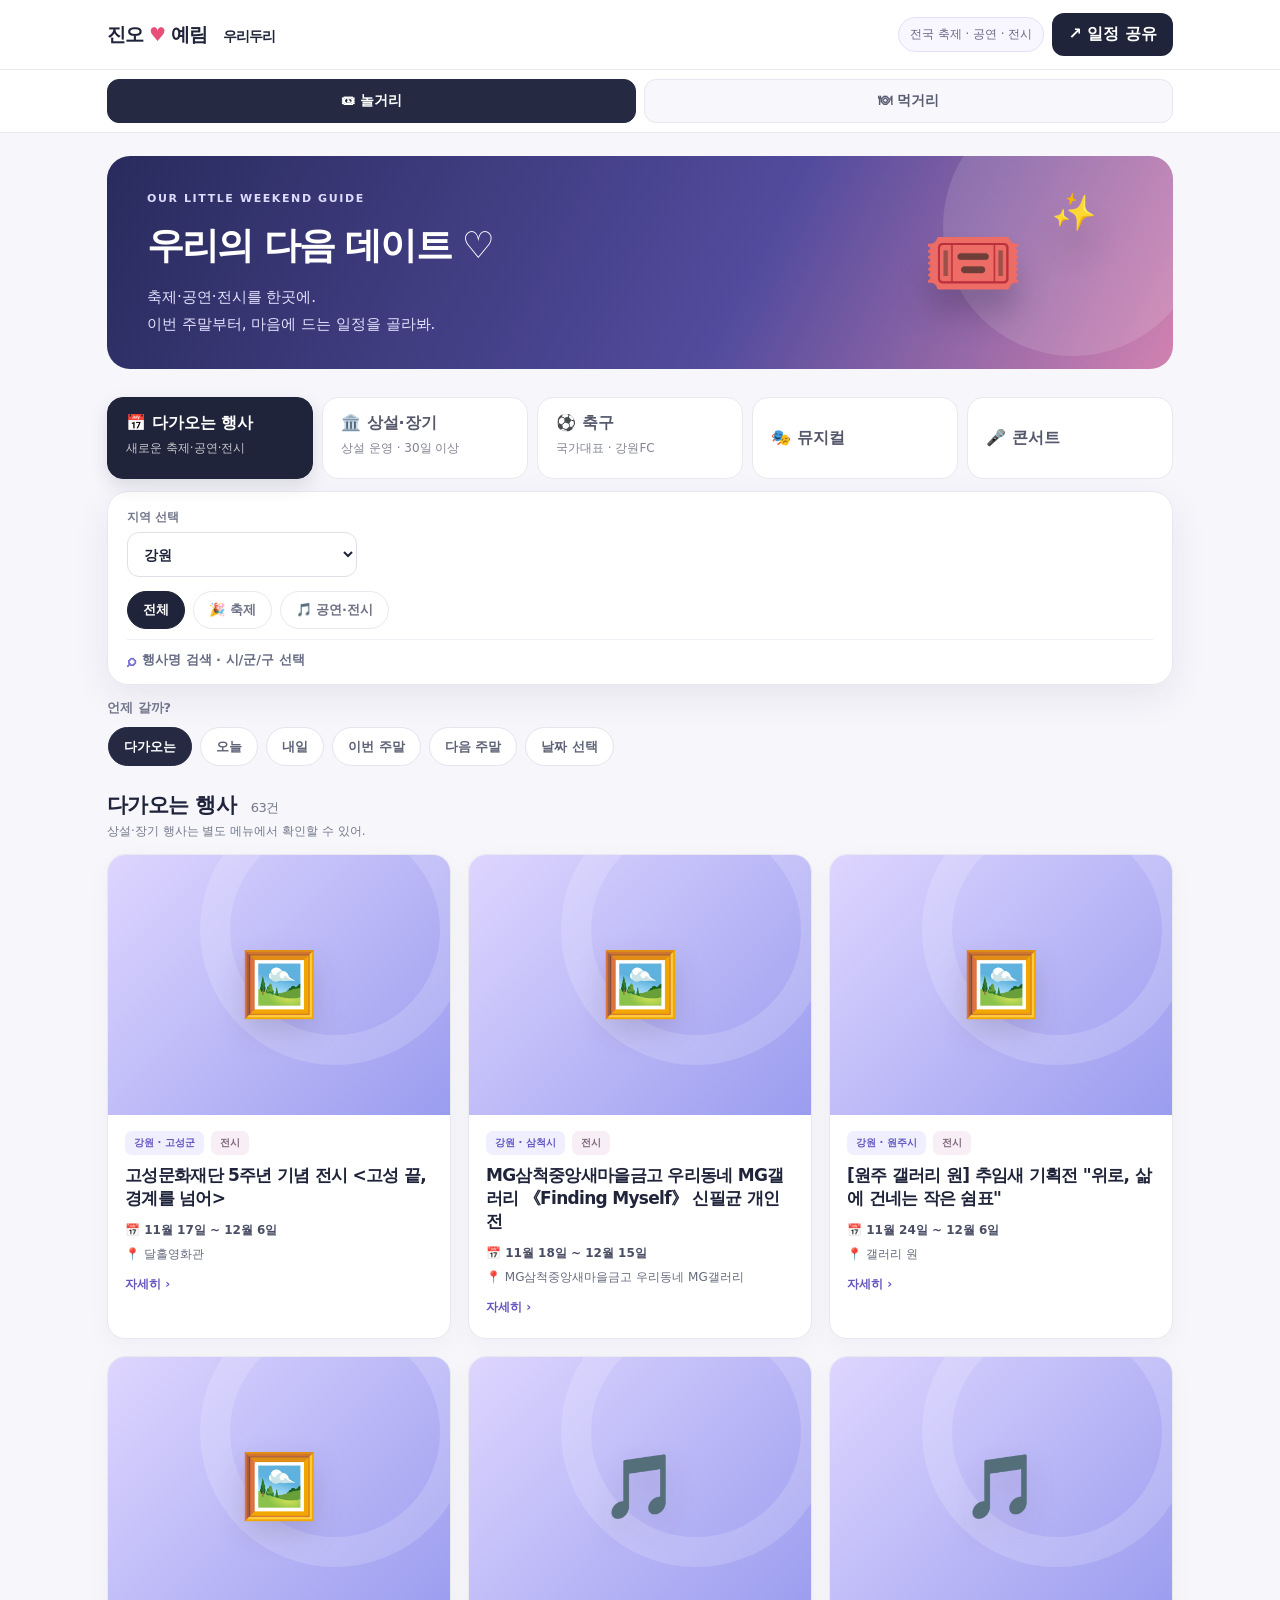
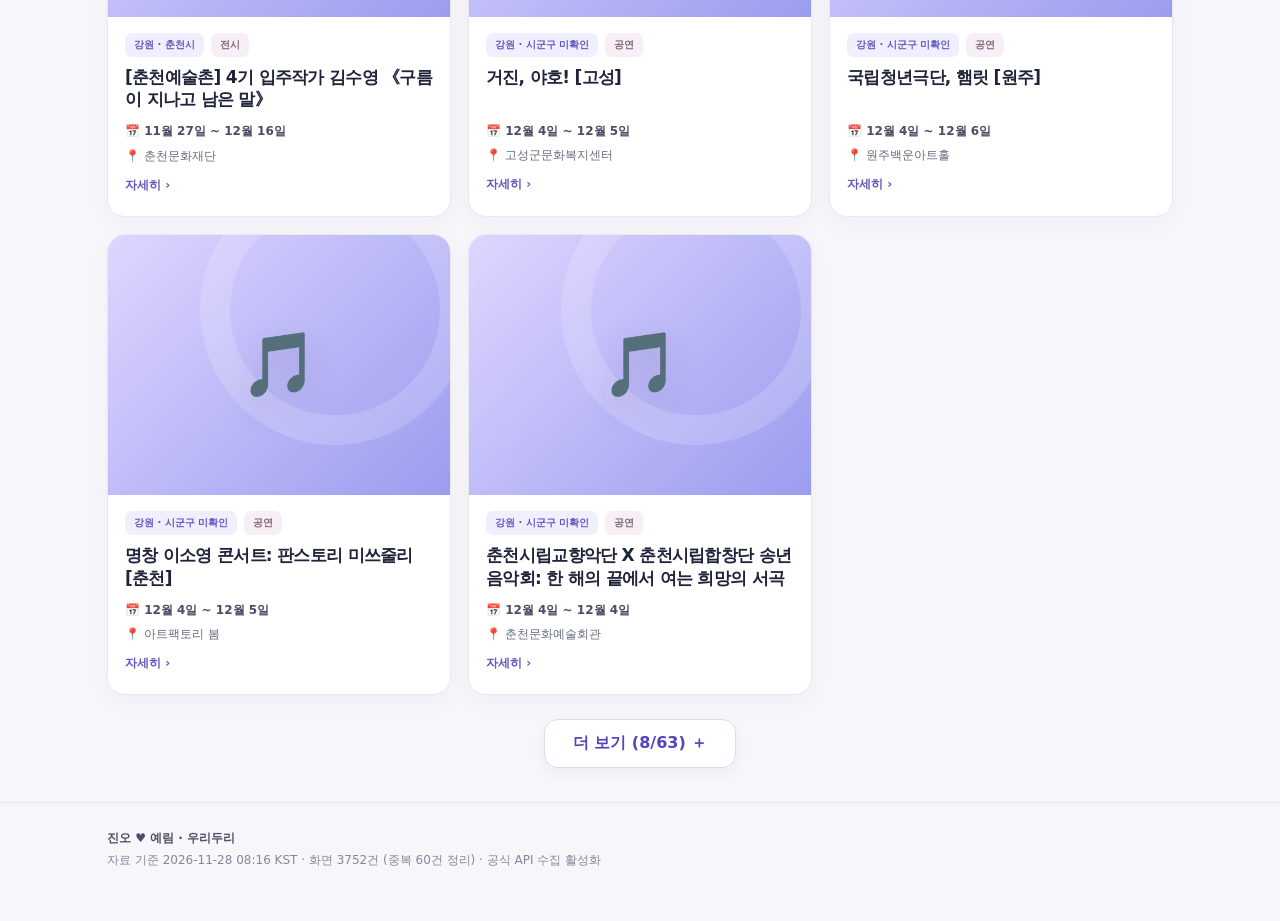
<file: index.html>
<!doctype html>
<html lang="ko">
<head>
  <meta charset="utf-8" />
  <meta name="viewport" content="width=device-width, initial-scale=1" />
  <meta name="theme-color" content="#f7f6fb" />
  <meta name="description" content="전국의 축제, 공연, 전시를 포스터로 골라보는 데이트 캘린더" />
  <title>우리두리 | 진오 ♥ 예림</title>
  <style>
    [hidden]{display:none!important}
    :root{--ink:#20243a;--muted:#73798b;--purple:#6253e8;--pink:#e65078;--pale:#f7f6fb;--line:#e9e8ef;--white:#fff;--shadow:0 12px 36px rgba(36,38,76,.08)}
    *{box-sizing:border-box}html{scroll-behavior:smooth}body{margin:0;background:var(--pale);font-family:system-ui,-apple-system,'Pretendard','Noto Sans KR',sans-serif;color:var(--ink)}a{color:inherit;text-decoration:none}button,input,select{font:inherit}button{cursor:pointer}button:focus-visible,a:focus-visible,input:focus-visible,select:focus-visible{outline:3px solid #9b92ff;outline-offset:3px}
    .wrap{max-width:1110px;margin:0 auto;padding:0 22px}.nav{border-bottom:1px solid var(--line);background:rgba(255,255,255,.93);backdrop-filter:blur(14px);position:sticky;top:0;z-index:20}.navinner{min-height:69px;display:flex;align-items:center;justify-content:space-between;gap:12px}.brand{font-size:19px;letter-spacing:-.9px;font-weight:850}.brand em{font-style:normal;color:var(--pink)}.badge-top{font-size:12px;color:#6b6889;border:1px solid #e2dffa;background:#f8f6ff;border-radius:100px;padding:8px 11px}.share-top,.btn{border:0;border-radius:12px;padding:11px 16px;font-weight:750;display:inline-flex;align-items:center;justify-content:center;gap:7px}.share-top,.btn-primary{background:var(--ink);color:white}.btn-soft{background:#f0efff;color:#5346c9}.btn-outline{border:1px solid var(--line);background:#fff;color:var(--ink)}
    .hero{padding:48px 0 24px}.hero-panel{display:grid;grid-template-columns:1.25fr .75fr;overflow:hidden;border-radius:28px;min-height:260px;background:linear-gradient(117deg,#292b5d,#524b9d 60%,#d182b1);color:white;position:relative}.hero-left{padding:39px 43px;z-index:1}.kicker{display:inline-block;font-weight:760;letter-spacing:1.6px;font-size:11px;color:#dddcff;margin-bottom:17px}.hero h1{font-size:clamp(28px,4vw,43px);letter-spacing:-1.8px;line-height:1.28;margin:0 0 15px}.hero p{font-size:15px;line-height:1.8;color:#e3e1ff;margin:0}.hero-right{display:flex;align-items:center;justify-content:center;font-size:110px;position:relative;filter:drop-shadow(0 25px 15px rgba(30,25,45,.22))}.orb{position:absolute;width:260px;height:260px;border-radius:50%;background:rgba(255,255,255,.12);right:-30px;top:-60px}.spark{position:absolute;font-size:35px;top:36px;right:19%;transform:rotate(12deg)}
    .tool-panel{background:white;border:1px solid var(--line);border-radius:21px;padding:20px;margin-top:15px;box-shadow:var(--shadow)}.toolbar{display:grid;grid-template-columns:minmax(0,1fr) 125px 135px 160px;gap:10px}.input-wrap{display:flex;align-items:center;border:1px solid var(--line);border-radius:12px;padding:0 12px;background:#fff}.input-wrap span{color:#81839a;margin-right:9px}.input-wrap input{width:100%;height:47px;border:0;outline:none;min-width:0;color:var(--ink)}select{width:100%;height:47px;padding:0 12px;border:1px solid var(--line);border-radius:12px;background:white;color:var(--ink)}.quickfilters{display:flex;align-items:center;gap:8px;flex-wrap:wrap;margin-top:14px}.pill{border:1px solid var(--line);background:white;border-radius:50px;padding:9px 15px;font-size:13px;font-weight:700;color:#6e7185}.pill.active{background:var(--ink);border-color:var(--ink);color:white}
    .results-header{display:flex;align-items:center;justify-content:space-between;gap:14px;margin:29px 0 17px}.results-header h2{font-size:22px;letter-spacing:-.6px;margin:0}.results-header small{font-size:13px;color:var(--muted);font-weight:500;margin-left:8px}.views{display:flex;padding:4px;border-radius:12px;background:#ecebf4;gap:3px}.view{padding:8px 12px;font-size:13px;border:0;border-radius:9px;background:transparent;color:#797b8b;font-weight:760}.view.active{background:white;color:var(--ink);box-shadow:0 1px 4px rgba(0,0,0,.06)}
    .grid{display:grid;grid-template-columns:repeat(2,minmax(0,1fr));gap:17px}.event{background:white;border:1px solid var(--line);border-radius:20px;overflow:hidden;box-shadow:0 7px 25px rgba(24,20,61,.035);transition:transform .2s,box-shadow .2s}.event:hover{transform:translateY(-2px);box-shadow:var(--shadow)}.art{height:153px;position:relative;display:flex;align-items:center;justify-content:center;isolation:isolate;overflow:hidden}.art:after{content:'';position:absolute;right:-20px;top:-60px;width:210px;height:210px;border-radius:50%;border:30px solid rgba(255,255,255,.16);z-index:-1}.art .emoji{font-size:75px;filter:drop-shadow(0 12px 14px rgba(32,30,50,.15))}.art.sea{background:linear-gradient(135deg,#b0e6e9,#4ca3b9)}.art.christmas{background:linear-gradient(135deg,#ffd2d9,#ea91af)}.art.music{background:linear-gradient(135deg,#ded6ff,#9a9cef)}.art.winter{background:linear-gradient(135deg,#ddefff,#98badd)}.date-ribbon{position:absolute;top:15px;left:15px;border-radius:9px;background:rgba(255,255,255,.93);padding:8px 11px;font-size:12px;font-weight:800}.eventbody{padding:19px 21px 20px}.tags{display:flex;gap:7px;flex-wrap:wrap;margin-bottom:11px}.tag{font-size:11px;font-weight:780;border-radius:7px;background:#f0efff;color:#6257c0;padding:5px 9px}.tag.alt{color:#7f677c;background:#f8eef5}.event h3{font-size:20px;letter-spacing:-.7px;line-height:1.35;margin:0 0 11px}.meta{display:flex;align-items:flex-start;gap:7px;color:#666b7d;font-size:13px;line-height:1.6;margin:5px 0}.intro{font-size:13px;color:#606575;line-height:1.75;min-height:46px;margin:14px 0 12px}.highlight{border-radius:10px;background:#f8f7fd;color:#6455ab;padding:10px 12px;font-size:12px;font-weight:730}.cardactions{display:flex;gap:9px;margin-top:17px}.cardactions a,.cardactions button{flex:1;text-align:center;font-size:13px;border-radius:10px;padding:11px 6px;font-weight:760;display:flex;align-items:center;justify-content:center;border:1px solid var(--line)}.cardactions .detail{color:var(--purple);background:#f5f3ff;border:1px solid #e9e4ff}.cardactions .map{background:white;color:#595f74}
    .calendar{background:#fff;border:1px solid var(--line);border-radius:20px;padding:22px}.calhead{display:flex;justify-content:space-between;align-items:center;margin-bottom:15px}.calhead strong{font-size:19px}.calhead button{width:37px;height:37px;border:1px solid var(--line);background:white;border-radius:9px}.calgrid{display:grid;grid-template-columns:repeat(7,minmax(0,1fr));gap:6px}.dayname{text-align:center;color:#83869b;font-size:12px;padding:7px}.calcell{min-height:96px;background:#fafafe;border:1px solid #f2f0f8;border-radius:10px;padding:8px;overflow:hidden}.calcell.dim{opacity:.33}.calcell.today{border:2px solid #786cde}.num{font-size:12px;font-weight:760}.calEvent{display:block;background:#ebe8ff;color:#5148b4;font-size:11px;line-height:1.4;border-radius:5px;padding:3px 5px;margin-top:5px;overflow:hidden;text-overflow:ellipsis;white-space:nowrap}.calEvent:hover{background:#d5d0ff}.empty{text-align:center;background:white;border:1px dashed #dcd9ea;border-radius:20px;padding:48px 20px;color:var(--muted)}
    .foot{margin-top:45px;padding:25px 0 50px;border-top:1px solid var(--line);font-size:12px;color:#85879a;line-height:1.8}.foot strong{color:#4c5066}.foot a{text-decoration:underline}.toast{position:fixed;bottom:22px;left:50%;transform:translateX(-50%);padding:12px 18px;border-radius:12px;background:#252847;color:white;box-shadow:var(--shadow);z-index:99;font-size:13px;display:none;max-width:90vw;text-align:center}
    @media(max-width:760px){.wrap{padding:0 15px}.navinner{min-height:62px}.brand{font-size:17px}.badge-top{display:none}.share-top{font-size:12px;padding:10px}.hero{padding-top:22px}.hero-panel{grid-template-columns:1fr;min-height:220px}.hero-left{padding:30px 25px}.hero h1{font-size:30px}.hero p{font-size:13px}.hero-right{font-size:60px;position:absolute;right:10px;bottom:5px;opacity:.62}.orb{top:auto;bottom:-165px}.spark{display:none}.tool-panel{padding:14px}.toolbar{grid-template-columns:repeat(3,minmax(0,1fr))}.input-wrap{grid-column:1 / -1}.toolbar select{font-size:12px;min-width:0;padding:0 6px}.grid{grid-template-columns:1fr}.results-header h2{font-size:18px}.results-header small{display:block;margin:3px 0 0}.event h3{font-size:19px}.calendar{padding:12px}.calgrid{gap:3px}.calcell{min-height:66px;padding:5px 3px;border-radius:6px}.num{font-size:10px}.calEvent{font-size:9px;padding:3px;margin-top:3px}}
    @media(prefers-reduced-motion:reduce){*{scroll-behavior:auto!important;transition:none!important}}

    /* v2 poster-first catalogue */
    .hero{padding:23px 0 12px}.hero-panel{min-height:204px;border-radius:23px}.hero-left{padding:31px 40px}.hero h1{font-size:clamp(25px,3.4vw,37px)}.hero-right{font-size:82px}
    .tool-panel{margin-top:10px;padding:16px}.results-header{margin-top:25px}.results-header h2{font-size:21px}
    .grid{grid-template-columns:repeat(3,minmax(0,1fr));gap:17px}
    .event{border-radius:18px}.art{height:260px;z-index:1;background:#e8e5f0}.art .emoji{font-size:63px}
    .art.has-image .emoji{display:none}.art .poster-backdrop{display:none}.art.has-image .poster-backdrop{display:block;position:absolute;inset:-20px;width:calc(100% + 40px);height:calc(100% + 40px);object-fit:cover;filter:blur(20px) brightness(.78);opacity:.75;z-index:0}
    .art .poster-img{position:relative;z-index:1;width:100%;height:100%;object-fit:contain;display:block;filter:drop-shadow(0 5px 12px rgba(0,0,0,.16))}
    .date-ribbon{z-index:3;top:10px;left:10px;font-size:11px;padding:7px 9px;box-shadow:0 2px 7px rgba(0,0,0,.07)}
    .eventbody{padding:16px 17px 19px}.event h3{font-size:17px;min-height:45px;margin:0 0 11px}.event .intro{font-size:12px;min-height:0;margin:10px 0;display:-webkit-box;-webkit-line-clamp:2;-webkit-box-orient:vertical;overflow:hidden}.event .highlight{font-size:11px;padding:8px 10px}.event .meta{font-size:12px}.tags{margin-bottom:9px}.tag{font-size:10px}.cardactions a{font-size:12px;padding:10px 5px}.verified{color:#8688a0;font-size:11px;margin-top:9px}
    .more-area{text-align:center;margin:24px auto 6px}.more-btn{padding:13px 28px;background:#fff;color:#5245be;border:1px solid #dfdaf7;border-radius:14px;font-weight:800;box-shadow:0 5px 16px rgba(40,30,90,.05)}
    .long-tag{background:#fff3dd;color:#995c18}.active-tag{background:#e9f6ed;color:#247145}
    .foot{margin-top:34px}
    /* Separate permanent-event collection from the event search filters. */
    .section-nav{display:grid;grid-template-columns:repeat(3,minmax(0,1fr));gap:12px;margin:16px 0 10px}
    .section-tab{display:flex;flex-direction:column;align-items:flex-start;gap:6px;min-height:82px;padding:15px 18px;text-align:left;background:#fff;border:1px solid var(--line);border-radius:16px;color:#55586b;transition:border-color .15s,background .15s,transform .15s}
    .section-tab:hover{transform:translateY(-1px);border-color:#b5adf5}.section-tab.active{background:var(--ink);color:#fff;border-color:var(--ink);box-shadow:0 7px 18px rgba(32,36,58,.13)}
    #musicalTab,#concertTab{justify-content:center}
    .section-name{font-size:16px;font-weight:800}.section-tab small{font-size:12px;color:inherit;opacity:.74}
    .section-description{color:#777b8c;margin:20px 0 -13px;font-size:13px}
    .toolbar.scope-noperiod{grid-template-columns:minmax(0,1fr) 160px 170px}
    @media(max-width:980px){.grid{grid-template-columns:repeat(2,minmax(0,1fr))}}
    @media(max-width:760px){.hero-panel{min-height:182px}.hero-left{padding:25px}.hero h1{font-size:27px}.art{height:295px}.grid{grid-template-columns:1fr}.event h3{min-height:0}.eventbody{padding:16px 19px 19px}.toolbar{grid-template-columns:repeat(3,minmax(0,1fr))}}
    @media(max-width:760px){.section-nav{gap:7px;margin:14px 0 7px}.section-tab{padding:11px 10px;min-height:72px;border-radius:12px}.section-name{font-size:12px}.section-tab small{font-size:10px;line-height:1.3}.toolbar.scope-noperiod{grid-template-columns:repeat(2,minmax(0,1fr))}}
    @media(min-width:540px) and (max-width:760px){.grid{grid-template-columns:repeat(2,minmax(0,1fr))}.art{height:215px}}


    /* v3: Mobile-first event discovery. Desktop keeps its banner and multi-column catalogue. */
    .discovery{margin-top:8px}
    .tool-panel.mobile-tools{padding:17px 19px 14px;margin-top:12px}
    .primary-tools{display:flex;gap:11px;align-items:end}
    .location-control{display:flex;flex-direction:column;gap:6px;flex:0 1 230px;font-size:12px;font-weight:780;color:#73778b}
    .location-control select{height:45px;border-color:#dfdfe9;font-size:14px;font-weight:730}
    .advanced-search{margin-top:10px;border-top:1px solid #f0eff6;padding-top:10px}
    .advanced-search summary{cursor:pointer;color:#666c83;font-size:13px;font-weight:700;list-style:none;display:flex;gap:6px;align-items:center}
    .advanced-search summary::-webkit-details-marker{display:none}
    .advanced-search summary:before{content:'⌕';font-size:17px;color:#756cd2}
    .advanced-search[open] summary{margin-bottom:12px}
    .advanced-inner{display:grid;grid-template-columns:minmax(0,1fr) minmax(0,230px);gap:10px}
    .advanced-inner input{height:45px;width:100%;padding:0 12px;border:1px solid var(--line);border-radius:10px}
    .advanced-inner select{height:45px;font-size:13px}
    .mobile-tools .quickfilters{margin-top:14px}
    .time-filter{margin:14px 0 0}
    .time-label{font-size:13px;color:#73778b;font-weight:780;margin:0 0 9px}
    .time-options{display:flex;gap:8px;overflow-x:auto;white-space:nowrap;padding:1px 1px 4px;scrollbar-width:none}
    .time-options::-webkit-scrollbar{display:none}
    .date-choice{border:1px solid #e5e3ed;background:#fff;color:#5f6377;border-radius:999px;padding:9px 15px;font-size:13px;font-weight:750;flex:none;min-height:39px}
    .date-choice.active{background:#252942;color:#fff;border-color:#252942}
    #dateInputWrap{display:flex;align-items:center;gap:10px;margin-top:9px;font-size:13px;color:#686d7e}
    #customDate{height:43px;padding:0 12px;border:1px solid var(--line);border-radius:11px;background:#fff;color:var(--ink)}
    .results-header{margin:21px 0 14px}.results-header h2{font-size:21px}
    .results-subtitle{color:var(--muted);font-size:12px;margin-top:4px}
    .section-description{display:none}
    .event{position:relative}
    .event .art{padding:0}
    .event .art-open{display:flex;align-items:center;justify-content:center;position:absolute;inset:0;border:0;background:transparent;width:100%;height:100%;padding:0;cursor:pointer;overflow:hidden}
    .event .art .emoji{position:relative;z-index:1}
    .event .date-ribbon{display:none!important}
    .event .title-button{display:block;width:100%;padding:0;border:0;background:transparent;color:inherit;font:inherit;font-weight:inherit;letter-spacing:inherit;line-height:inherit;text-align:left;cursor:pointer}
    .event .title-button:hover{text-decoration:underline}
    .event .date-meta{font-weight:750;color:#4a4e65}
    .event .card-tail{display:flex;justify-content:space-between;align-items:center;gap:8px;margin-top:8px}
    .event .more-detail{font-size:12px;font-weight:780;color:#6555bf;background:transparent;padding:3px 0;border:0;cursor:pointer}
    .modal-event{width:min(95vw,540px);max-height:min(87vh,830px);border:0;border-radius:22px;padding:0;box-shadow:0 20px 70px rgba(17,20,45,.30);color:var(--ink);overflow:auto}
    .modal-event::backdrop{background:rgba(14,18,32,.56);backdrop-filter:blur(4px)}
    .modal-close{position:sticky;top:13px;float:right;z-index:9;margin:13px 13px -48px 0;width:39px;height:39px;background:#fff;border:1px solid var(--line);border-radius:50%;font-size:23px;line-height:1;color:var(--ink);box-shadow:0 3px 11px rgba(0,0,0,.09)}
    .modal-body{padding:20px 23px 24px}.modal-photo{height:285px;background:#edeaf7;display:flex;justify-content:center;align-items:center;overflow:hidden;position:relative}.modal-photo img{width:100%;height:100%;object-fit:contain;position:relative;z-index:1}.modal-photo .emoji{font-size:85px}
    .modal-kicker{font-size:12px;font-weight:760;color:#7262bc;margin:0 0 10px}
    .modal-body h2{font-size:22px;line-height:1.4;margin:0 0 16px;letter-spacing:-.7px}
    .modal-info{display:grid;grid-template-columns:65px 1fr;gap:10px 7px;font-size:14px;margin:0 0 17px}.modal-info dt{color:#818597}.modal-info dd{margin:0;line-height:1.6;overflow-wrap:anywhere}
    .modal-summary{border-top:1px solid var(--line);padding-top:15px;font-size:14px;color:#5a6072;line-height:1.75;white-space:pre-line}
    .modal-links{display:grid;grid-template-columns:1fr 1fr;gap:9px;margin-top:19px}.modal-links a{padding:13px 9px;text-align:center;background:#252942;color:#fff;font-size:13px;font-weight:800;border-radius:11px}.modal-links a+ a{background:#f0eeff;color:#544ac1}
    .modal-source{font-size:11px;color:#888e9c;margin-top:14px}
    @media(max-width:760px){
      body{background:#f8f8fb}
      .wrap{padding:0 14px}
      .navinner{min-height:60px}
      .nav .brand{font-size:15px;white-space:nowrap;letter-spacing:-.6px}
      .nav .brand span{margin-left:5px!important;font-size:.83em!important}
      .share-top{border-radius:10px;font-size:12px;padding:9px 11px;white-space:nowrap}
      .hero{display:none}
      .section-nav{margin:13px 0 9px;gap:5px}
      .section-tab{min-height:43px;justify-content:center;align-items:center;text-align:center;padding:10px 4px;border-radius:11px}
      .section-name{font-size:11.5px;white-space:nowrap;letter-spacing:-.3px}
      .section-tab small{display:none}
      .tool-panel.mobile-tools{box-shadow:none;padding:12px;border-radius:15px;margin-top:9px}
      .primary-tools{display:block}
      .location-control{width:100%;font-size:12px}
      .location-control select{height:43px}
      .advanced-inner{grid-template-columns:1fr}
      .advanced-search{margin-top:10px}
      .advanced-search summary{font-size:12px}
      .mobile-tools .quickfilters{margin-top:10px;gap:6px;flex-wrap:nowrap;overflow-x:auto;scrollbar-width:none}
      .mobile-tools .quickfilters::-webkit-scrollbar{display:none}
      .mobile-tools .pill{padding:8px 13px;font-size:12px;white-space:nowrap}
      .time-filter{margin:13px 0 0}
      .date-choice{padding:9px 12px;font-size:12px}
      .results-header{margin:19px 0 12px}
      .results-header h2{font-size:18px}
      .grid{grid-template-columns:1fr;gap:9px}
      .event{display:grid;grid-template-columns:112px minmax(0,1fr);border-radius:14px;min-height:166px;box-shadow:0 3px 14px rgba(24,20,61,.04)}
      .event .art{width:112px;height:100%;min-height:166px;align-self:stretch}
      .event .art .poster-img{object-fit:contain}
      .event .art .emoji{font-size:48px}
      .event 
      .event .eventbody{padding:11px 11px 10px 12px;min-width:0;display:flex;flex-direction:column}
      .event .tags{gap:4px;margin:0 0 7px;max-height:24px;overflow:hidden;flex-wrap:nowrap}
      .event .tag{font-size:10px;white-space:nowrap;padding:4px 6px}
      .event h3{font-size:14px;line-height:1.38;letter-spacing:-.35px;margin:0 0 7px;min-height:0;display:-webkit-box;-webkit-box-orient:vertical;-webkit-line-clamp:2;overflow:hidden}
      .event .meta{font-size:11px;line-height:1.4;margin:3px 0;display:-webkit-box;-webkit-line-clamp:1;-webkit-box-orient:vertical;overflow:hidden}
      .event .date-meta{font-size:11.5px}
      .event .card-tail{margin-top:auto;padding-top:6px}
      .event .card-tail .price{font-size:11px;color:#5e6171;overflow:hidden;text-overflow:ellipsis;white-space:nowrap;max-width:67%}
      .event .more-detail{font-size:11px;white-space:nowrap}
      .more-area{margin-top:18px}
      .more-btn{width:100%;padding:12px}
      .modal-event{width:calc(100vw - 20px);max-height:88dvh;border-radius:17px}
      .modal-photo{height:235px}
      .modal-body{padding:18px}
      .modal-body h2{font-size:20px}
      .modal-links a{font-size:12px}
      .foot{padding:20px 0 38px;margin-top:28px}
    }
    @media(max-width:360px){.event{grid-template-columns:98px minmax(0,1fr)}.event .art{width:98px}.section-name{font-size:10px}.nav .brand{font-size:13.5px}}

  </style>
  <link rel="stylesheet" href="./sports.css">
  <link rel="stylesheet" href="./musicals.css">
  <link rel="stylesheet" href="./concerts.css">
  <link rel="stylesheet" href="./site-nav.css">
</head>
<body>
  <header class="nav"><div class="wrap navinner"><div class="brand">진오 <em>♥</em> 예림 <span style="font-size:.72em;margin-left:10px;font-weight:700">우리두리</span></div><div style="display:flex;align-items:center;gap:8px"><span class="badge-top">전국 축제 · 공연 · 전시</span><button class="share-top" id="shareAll" type="button">↗ 일정 공유</button></div></div></header>
  <nav class="site-areas" aria-label="우리두리 주요 서비스">
    <div class="site-areas-inner">
      <a class="site-area active" href="./index.html" aria-current="page">🎟 놀거리</a>
      <a class="site-area" href="./food.html">🍽 먹거리</a>
    </div>
  </nav>
  <main class="wrap">
    <section class="hero" aria-label="소개"><div class="hero-panel"><div class="orb"></div><div class="hero-left"><div class="kicker">OUR LITTLE WEEKEND GUIDE</div><h1>우리의 다음 데이트 ♡</h1><p>축제·공연·전시를 한곳에.<br>이번 주말부터, 마음에 드는 일정을 골라봐.</p></div><div class="hero-right" aria-hidden="true">🎟️<span class="spark">✨</span></div></div></section>
    <nav class="section-nav" aria-label="행사 종류별 메뉴">
      <button class="section-tab active" type="button" data-section="upcoming" aria-pressed="true"><span class="section-name">📅 다가오는 행사</span><small>새로운 축제·공연·전시</small></button>
      <button class="section-tab" type="button" data-section="longterm" aria-pressed="false"><span class="section-name">🏛️ 상설·장기</span><small>상설 운영 · 30일 이상</small></button>
      <button class="section-tab" id="soccerTab" type="button" aria-pressed="false"><span class="section-name">⚽ 축구</span><small>국가대표 · 강원FC</small></button>
      <button class="section-tab" id="musicalTab" type="button" aria-pressed="false"><span class="section-name">🎭 뮤지컬</span></button>
      <button class="section-tab" id="concertTab" type="button" aria-pressed="false"><span class="section-name">🎤 콘서트</span></button>
    </nav>
    <section class="discovery" aria-label="행사 탐색">
      <section class="tool-panel mobile-tools" aria-label="검색 및 필터">
        <div class="primary-tools"><label class="location-control">지역 선택
          <select id="province" aria-label="권역 선택"><option value="all">전국</option><option value="강원" selected>강원</option><option value="수도권">수도권</option><option value="충청권">충청권</option><option value="전라권">전라권</option><option value="경북권">경북권</option><option value="경남권">경남권</option><option value="제주권">제주권</option></select>
        </label></div>
        <div class="quickfilters" role="group" aria-label="행사 종류"><button class="pill active" type="button" data-filter="all">전체</button><button class="pill" type="button" data-filter="축제">🎉 축제</button><button class="pill" type="button" data-filter="공연전시">🎵 공연·전시</button></div>
        <details class="advanced-search" id="advancedSearch"><summary>행사명 검색 · 시/군/구 선택</summary><div class="advanced-inner"><input id="search" type="search" placeholder="행사명·가수·공연장 검색" aria-label="행사 검색"><select id="city" aria-label="시도 및 시군구 선택"><option value="all">강원 전체</option></select></div></details>
      </section>
      <section class="time-filter" id="dateFilter" aria-label="날짜로 행사 찾기"><p class="time-label">언제 갈까?</p><div class="time-options" role="group" aria-label="행사 기간">
        <button class="date-choice active" type="button" data-date="upcoming" aria-pressed="true">다가오는</button>
        <button class="date-choice" type="button" data-date="today" aria-pressed="false">오늘</button>
        <button class="date-choice" type="button" data-date="tomorrow" aria-pressed="false">내일</button>
        <button class="date-choice" type="button" data-date="weekend" aria-pressed="false">이번 주말</button>
        <button class="date-choice" type="button" data-date="nextweekend" aria-pressed="false">다음 주말</button>
        <button class="date-choice" type="button" data-date="custom" aria-pressed="false">날짜 선택</button>
      </div><label id="dateInputWrap" hidden>방문할 날짜 <input id="customDate" type="date" aria-label="방문 날짜 직접 선택"></label></section>
    </section>
    <section id="footballSection" class="football-area" aria-labelledby="footballTitle" hidden>
      <div class="football-intro"><h2 id="footballTitle">⚽ 축구 경기 <small id="footballCount"></small></h2><p>강원FC와 대한민국 국가대표팀 경기 일정을 팀·상대팀·기간으로 검색해 봐.</p></div>
      <div class="football-filters" aria-label="팀 필터">
        <button type="button" class="football-filter active" data-soccer-filter="all" aria-pressed="true">전체</button>
        <button type="button" class="football-filter" data-soccer-filter="gangwon" aria-pressed="false">🟠 강원FC</button>
        <button type="button" class="football-filter" data-soccer-filter="national" aria-pressed="false">🇰🇷 대한민국 대표팀</button>
      </div>
      <div class="football-toolbar">
        <input id="footballSearch" type="search" placeholder="상대팀·대회명 검색" aria-label="축구 일정 검색">
        <select id="footballWhen" aria-label="축구 일정 기간">
          <option value="upcoming">다가오는 경기</option><option value="all">전체 경기</option><option value="past">지난 경기</option>
        </select>
        <select id="footballPlace" aria-label="축구 경기장 및 국내 경기"><option value="all">모든 경기장</option><option value="gangneung">강릉 홈경기</option><option value="chuncheon">춘천 홈경기</option><option value="korea">국내 A매치</option></select>
      </div>
      <div id="footballStatus" class="football-status" role="status">경기 일정을 불러오는 중...</div>
      <div id="footballCards" class="football-list" aria-live="polite"></div>
      <div class="football-hint">경기 일정은 변경될 수 있어. 방문 전에
        <a href="https://portal.kleague.com/view/schedule/list.do" target="_blank" rel="noopener noreferrer">K리그 공식 일정</a>과
        <a href="https://img01.kfa.or.kr/live/live.php?act=match_schedule" target="_blank" rel="noopener noreferrer">대한축구협회 일정</a>을 다시 확인해 줘. 예매 여부는 별도로 확인해야 해.
      </div>
    </section>
    <section id="musicalSection" class="musical-section" aria-label="인기 뮤지컬" hidden>
      <div class="musical-filters" aria-label="뮤지컬 개막 상태">
        <button type="button" class="musical-filter active" data-musical-filter="all" aria-pressed="true">전체</button>
        <button type="button" class="musical-filter" data-musical-filter="playing" aria-pressed="false">공연 중</button>
        <button type="button" class="musical-filter" data-musical-filter="upcoming" aria-pressed="false">개막 예정</button>
      </div>
      <div class="musical-toolbar">
        <input type="search" id="musicalSearch" placeholder="작품명 · 배우 이름 검색" aria-label="뮤지컬 작품명과 출연 배우 검색">
        <select id="musicalRegion" aria-label="뮤지컬 지역 선택"><option value="all">전국</option><option value="capital">수도권</option><option value="other">그 외 지역</option></select>
      </div>
      <div id="musicalStatus" class="musical-status" role="status">KOPIS 공연 정보를 불러오는 중...</div>
      <div class="musical-grid" id="musicalCards" aria-live="polite"></div>
      <div class="musical-more-wrap"><button id="musicalMore" class="musical-more" type="button" hidden>뮤지컬 더 보기 ＋</button></div>
      <p class="musical-note">작품 및 출연 배우는 KOPIS 등록 정보 기준이야. 특정 배우의 회차별 출연과 실제 예매 가능 여부는 공식 공연 정보·예매처에서 확인해 줘. 인기·상업성 분류는 우리두리의 편집 기준이며 객관적인 공식 인증은 아니야.</p>
    </section>
    <section id="concertSection" class="concert-section" aria-label="유명 가수 콘서트" hidden>
      <div class="concert-filters" aria-label="콘서트 일정">
        <button class="concert-filter active" type="button" data-concert-filter="all" aria-pressed="true">전체</button>
        <button class="concert-filter" type="button" data-concert-filter="playing" aria-pressed="false">공연 중</button>
        <button class="concert-filter" type="button" data-concert-filter="upcoming" aria-pressed="false">공연 예정</button>
      </div>
      <div class="concert-toolbar">
        <input id="concertSearch" type="search" placeholder="가수·그룹·공연명 검색" aria-label="콘서트 검색">
        <select id="concertRegion" aria-label="콘서트 지역 선택">
          <option value="all">전국</option><option value="capital">수도권</option><option value="other">그 외 지역</option>
        </select>
      </div>
      <div id="concertStatus" class="concert-status" role="status">콘서트 자료를 불러오는 중...</div>
      <div id="concertCards" class="concert-grid" aria-live="polite"></div>
      <div class="concert-more-wrap"><button id="concertMore" class="concert-more" type="button" hidden>콘서트 더 보기 ＋</button></div>
      <p class="concert-note">유명 가수 선정은 우리두리의 편집 기준이며 공식 인기 순위가 아니야. KOPIS에 아직 등록되지 않은 공연은 누락될 수 있고, 실제 출연·공연 일정·예매 가능 여부는 공식 예매처에서 확인해야 해.</p>
    </section>
    <section id="eventResults" aria-labelledby="results-title"><div class="results-header"><div><h2 id="results-title">다가오는 행사 <small id="count"></small></h2><div class="results-subtitle" id="sectionHelp">상설·장기 행사는 별도 메뉴에서 확인할 수 있어.</div></div></div><div id="cards" class="grid"></div><div class="more-area"><button id="loadMore" class="more-btn" type="button" hidden>행사 더 보기 ＋</button></div></section>
  </main>
  <dialog id="detailDialog" class="modal-event" aria-label="행사 상세정보"><button class="modal-close" id="modalClose" type="button" aria-label="닫기">×</button><div id="dialogContent"></div></dialog>
  <footer class="foot"><div class="wrap"><strong>진오 ♥ 예림 · 우리두리</strong><div id="dataStatus">자료 로딩 중 · 초기 자료는 수동 입력, API 자동갱신은 인증키를 연결한 후 작동</div></div></footer><div id="toast" class="toast" role="status" aria-live="polite"></div>
  <script>
  let EVENTS = [{"id": "mukho-2026", "title": "2026 묵호 도째비페스타", "city": "동해", "category": "축제", "start": "2026-11-21", "end": "2026-11-22", "place": "동해시 묵호권역 일원", "address": "강원특별자치도 동해시 묵호항 일원", "price": "세부 프로그램별 확인", "priceType": "unknown", "emoji": "🌊", "theme": "sea", "intro": "묵호의 골목과 바다를 걸으며 음악공연과 지역 먹거리를 즐기는 주말 행사.", "highlight": "바닷가 산책 + 묵호 골목 데이트", "status": "확인", "sourceLabel": "동해시 공식 채널", "sourceUrl": "https://pf.kakao.com/_tukxds/posts", "mapQuery": "동해 묵호항여객선터미널", "note": "행사장이 묵호 여러 곳에 분산돼 있어 세부 프로그램 위치 확인 필요", "collectionMethod": "수동 확인", "lastVerified": "2026-11-19"}, {"id": "gangneung-xmas-2026", "title": "제6회 강릉 크리스마스 겨울축제", "city": "강릉", "category": "야경", "start": "2026-11-22", "end": "2027-01-09", "place": "월화거리·안목해변 일원", "address": "강원특별자치도 강릉시 월화거리 및 안목해변", "price": "프로그램별 확인", "priceType": "unknown", "emoji": "🎄", "theme": "christmas", "intro": "크리스마스트리, 야간 조명, 포토존. 12월 23~27일에는 특별행사와 마켓 예정.", "highlight": "크리스마스 포토존 + 저녁 산책", "status": "보도 확인", "sourceLabel": "연합뉴스 행사 안내", "sourceUrl": "https://www.yna.co.kr/view/AKR20261119100300062", "mapQuery": "강릉 월화거리", "note": "11월 22일부터 장식·점등, 주요 마켓 행사는 12월 23~27일 예정", "collectionMethod": "수동 확인", "lastVerified": "2026-11-19"}, {"id": "dandan-2026", "title": "2026 단단단페스티벌", "city": "강릉", "category": "공연", "start": "2026-11-26", "end": "2026-11-28", "place": "강릉단오제전수교육관", "address": "강원특별자치도 강릉시 단오장길 1", "price": "무료 · 사전예매 또는 현장접수", "priceType": "free", "emoji": "🥁", "theme": "music", "intro": "안예은·추다혜차지스 등 다양한 전통·현대 융합 공연을 만날 수 있는 3일간의 축제.", "highlight": "무료 공연 + 실내 데이트", "status": "공식 확인", "sourceLabel": "강릉단오제위원회 공식 안내", "sourceUrl": "https://www.danojefestival.or.kr/kor/dandan/dandan.html", "mapQuery": "강릉단오제전수교육관", "note": "사전예매와 현장 선착순 접수. 공연별 시작시간과 좌석 조건 확인", "collectionMethod": "수동 확인", "lastVerified": "2026-11-19"}, {"id": "pyeongchang-trout-2027", "title": "2027 평창송어축제", "city": "평창", "category": "체험", "start": "2027-01-01", "end": "2027-01-31", "place": "평창군 진부면 오대천 일원", "address": "강원특별자치도 평창군 진부면 경강로 3562", "price": "유료 · 2027년 요금 확인 필요", "priceType": "paid", "emoji": "🐟", "theme": "winter", "intro": "겨울 얼음낚시와 각종 체험을 즐기는 대표 겨울축제. 2027년 상세 프로그램은 갱신 중.", "highlight": "이색 체험 + 겨울 나들이", "status": "세부 일정 확인 필요", "sourceLabel": "한국관광공사 축제 정보", "sourceUrl": "https://app.visitkorea.or.kr/kfes/detail/fstvlDetail.do?fstvlCntntsId=e79ad504-4e44-46d4-950c-cff9292665c1", "mapQuery": "평창송어축제장", "note": "한국관광공사에 1.1~1.31 기재. 2027년 상세내용은 변경 가능", "collectionMethod": "수동 확인", "lastVerified": "2026-11-19"}];
  const today = new Date();today.setHours(0,0,0,0);
  const fmt = new Intl.DateTimeFormat('ko-KR',{month:'short',day:'numeric'});
  const parse = s=>new Date(s+'T00:00:00');
  const formatRange=e=>fmt.format(parse(e.start))+' ~ '+fmt.format(parse(e.end));
  const escapeHtml=s=>String(s).replaceAll('&','&amp;').replaceAll('<','&lt;').replaceAll('>','&gt;').replaceAll('"','&quot;').replaceAll("'",'&#39;');
  // 외부 API가 제목에 넣은 HTML 엔티티를 화면 출력 전에 복원한다.
  // HTML 삽입 방지를 위해 실제 출력할 때는 escapeHtml()을 그대로 적용한다.
  function decodeEventTitle(value){
    const entities={amp:'&',lt:'<',gt:'>',quot:'"',apos:"'",nbsp:' ',middot:'·',ndash:'–',mdash:'—',hellip:'…',laquo:'«',raquo:'»'};
    let title=String(value??'');
    for(let pass=0;pass<3;pass++){
      const next=title.replace(/&(#x[0-9a-f]+|#\d+|[a-z][a-z0-9]+);/gi,(match,entity)=>{
        if(entity[0]==='#'){
          const hexadecimal=/^#x/i.test(entity);
          const num=Number.parseInt(entity.slice(hexadecimal?2:1),hexadecimal?16:10);
          return Number.isInteger(num)&&num>0&&num<=0x10ffff&&!(num>=0xd800&&num<=0xdfff)?String.fromCodePoint(num):match;
        }
        return Object.hasOwn(entities,entity.toLowerCase())?entities[entity.toLowerCase()]:match;
      });
      if(next===title)break;
      title=next;
    }
    return title.replace(/\s+/g,' ').trim();
  }
  // 요금이 실제로 알려져 있을 때만 안내한다.
  function displayPrice(event){
    const value=String(event.price||'').trim();
    if(!value)return '';
    if(/요금\s*확인|가격\s*확인|입장료\s*확인|요금\s*미정|가격\s*미정|정보\s*없음|미제공|별도\s*문의|프로그램별\s*확인|세부\s*프로그램별\s*확인|^확인\s*필요$/.test(value)){
      if(event.priceType==='free'||/^무료(?:\s|$)/.test(value))return '무료';
      if(event.priceType==='paid'||/^유료(?:\s|$)/.test(value))return '유료';
      return '';
    }
    if(event.priceType==='unknown'&&!/(?:^무료|^유료|\d[\d,]*\s*원)/.test(value))return '';
    return value;
  }

  const safeUrl=s=>{try{const u=new URL(s);return ['https:','http:'].includes(u.protocol)?escapeHtml(u.href):'#'}catch(e){return '#'}};
  const E = id=>document.getElementById(id);
  let currentSection='upcoming',currentFilter='all',currentPeriod='upcoming',visibleLimit=8;
  let toastTimer;
  function toast(msg){clearTimeout(toastTimer);E('toast').textContent=msg;E('toast').style.display='block';toastTimer=setTimeout(()=>E('toast').style.display='none',3400)}
  // 지역은 일곱 생활권으로 묶고, 세부지역은 실제 17개 시도로 유지한다.
  const AREA_GROUPS={
    '강원':['강원'],
    '수도권':['서울','인천','경기'],
    '충청권':['대전','세종','충북','충남'],
    '전라권':['광주','전북','전남'],
    '경북권':['대구','경북'],
    '경남권':['부산','울산','경남'],
    '제주권':['제주']
  };
  const provinceNames = [['서울특별시','서울'],['부산광역시','부산'],['대구광역시','대구'],['인천광역시','인천'],['광주광역시','광주'],['대전광역시','대전'],['울산광역시','울산'],['세종특별자치시','세종'],['경기도','경기'],['강원특별자치도','강원'],['강원도','강원'],['충청북도','충북'],['충청남도','충남'],['전북특별자치도','전북'],['전라북도','전북'],['전라남도','전남'],['경상북도','경북'],['경상남도','경남'],['제주특별자치도','제주']];
  const shortNames=[...new Set(provinceNames.map(item=>item[1]))];
  const provinceAliases=[...provinceNames,...shortNames.map(p=>[p,p])];
  const aliasProvince=Object.fromEntries(provinceAliases);
  const provinceOrder=[...new Set(Object.values(aliasProvince))];
  function eventProvince(e){
    const given=String(e.province||'').trim();
    if(provinceOrder.includes(given))return given;
    if(aliasProvince[given])return aliasProvince[given];
    const address=String(e.address||'').trim();
    for(const [full,short] of [...provinceAliases].sort((a,b)=>b[0].length-a[0].length)){
      if(address===full||address.startsWith(full+' '))return short;
    }
    if(['강릉','동해','속초','양양','삼척','평창','춘천','원주','홍천','횡성','태백','정선','영월','인제','고성','철원','화천','양구'].includes(e.city))return '강원';
    return given||'기타';
  }
  function eventCity(e){
    const p=eventProvince(e);
    const address=String(e.address||'').trim();
    // 원본의 '경남 전체'보다 공식 주소에 있는 '양산시' 등 구체적인 지역을 우선한다.
    for(const [full,short] of [...provinceAliases].sort((a,b)=>b[0].length-a[0].length)){
      if(short!==p||!address.startsWith(full+' '))continue;
      const rest=address.slice(full.length).trim();
      const match=rest.match(/^([가-힣]+(?:시|군|구))(?=\s|$)/);
      if(match)return match[1];
      break;
    }
    let city=String(e.city||'').trim();
    if(city.startsWith(p+' '))city=city.slice(p.length).trim();
    if(!city||city==='전체'||city===p||city.endsWith(' 전체')||/미상|미확인|확인 필요/.test(city))return '';
    return city;
  }
  function regionLabel(e){const p=eventProvince(e),c=eventCity(e);return c?p+' · '+c:p+' · 시군구 미확인'}
  function provincesInGroup(group){return group==='all'?provinceOrder:Object.hasOwn(AREA_GROUPS,group)?AREA_GROUPS[group]:[]}
  function updateCityOptions(){
    const group=E('province').value;
    const selected=E('city').value;
    const select=E('city');
    select.replaceChildren(new Option(group==='all'?'전국 전체':group+' 전체','all'));
    for(const p of provincesInGroup(group)){
      const optgroup=document.createElement('optgroup');optgroup.label=p;
      optgroup.appendChild(new Option(p+' 전체','p:'+p));
      const cities=[...new Set(EVENTS.filter(e=>eventProvince(e)===p).map(eventCity).filter(Boolean))].sort((a,b)=>a.localeCompare(b,'ko'));
      for(const city of cities)optgroup.appendChild(new Option(p+' · '+city,'c:'+p+':'+city));
      select.appendChild(optgroup);
    }
    if([...select.querySelectorAll('option')].some(o=>o.value===selected))select.value=selected;
    else select.value='all';
  }
  // 같은 행사명·시작일·종료일·시도·공연장일 때만 중복으로 병합.
  // 다른 날짜, 다른 장소의 같은 제목은 별개의 공연으로 보존한다.
  const normalizeMatch=s=>String(s||'').normalize('NFKC').toLocaleLowerCase('ko-KR').replace(/[^가-힣a-z0-9]/g,'');
  function matchingKey(e){
    const title=normalizeMatch(e.title),place=normalizeMatch(e.place);
    const p=eventProvince(e);
    if(!title||place.length<5||/^(공연장미정|장소미정|미확인)$/.test(place)||!p||p==='기타'||!e.start||!e.end)return null;
    return [title,e.start,e.end,p,place].join('|');
  }
  function detailQuality(e){
    const c=eventCity(e),addr=normalizeMatch(e.address);
    return Number(Boolean(c))*10000+Number(addr.length>=8)*1000+Number(Boolean(e.posterUrl||e.imageUrl))*100+Number(Boolean(e.sourceUrl))*10+Math.min(normalizeMatch(e.place).length,9);
  }
  function cleanForDisplay(items){
    const seen=new Map(),result=[];
    for(const row of items){
      const e={...row,title:decodeEventTitle(row.title)},key=matchingKey(e);
      if(!key){result.push(e);continue;}
      if(!seen.has(key)){seen.set(key,result.length);result.push(e);continue;}
      const i=seen.get(key),previous=result[i];
      const best=detailQuality(e)>detailQuality(previous)?e:previous;
      const other=best===e?previous:e;
      const related=[previous.id,e.id,...(previous.relatedIds||[]),...(e.relatedIds||[])].filter(Boolean);
      if(!best.posterUrl&&!best.imageUrl&&(other.posterUrl||other.imageUrl)){
        best.posterUrl=other.posterUrl||other.imageUrl;
        best.imageType=other.imageType||best.imageType;
      }
      best.relatedIds=[...new Set(related.filter(x=>x!==best.id))];
      result[i]=best;
    }
    return result;
  }
  function durationDays(e){return Math.round((parse(e.end)-parse(e.start))/86400000)+1}
  function longKind(e){
    if(e.isPermanent===true || e.eventType==='상설' || /상설\s*(전시|공연|체험|운영)|상시\s*(운영|개방)/.test(e.title||''))return '상설';
    if(durationDays(e)>=30)return '장기';
    return '';
  }
  const stamp = d=>`${d.getFullYear()}-${String(d.getMonth()+1).padStart(2,'0')}-${String(d.getDate()).padStart(2,'0')}`;
  const shiftDay=(d,n)=>{const x=new Date(d);x.setDate(x.getDate()+n);return x};
  function weekendDates(next=false){
    // On Sunday, include the current Sunday in 'this weekend'.
    const day=today.getDay();
    const offset=day===0?-1:(6-day+7)%7;
    const saturday=shiftDay(today,offset+(next?7:0));
    return [saturday,shiftDay(saturday,1)];
  }
  function matchesDates(e){
    const start=parse(e.start),end=parse(e.end);
    if(end<today)return false;
    if(currentPeriod==='upcoming')return true;
    if(currentPeriod==='today')return start<=today&&end>=today;
    if(currentPeriod==='tomorrow'){const tomorrow=shiftDay(today,1);return start<=tomorrow&&end>=tomorrow;}
    if(currentPeriod==='weekend'||currentPeriod==='nextweekend'){
      const [from,to]=weekendDates(currentPeriod==='nextweekend');
      return end>=from&&start<=to;
    }
    if(currentPeriod==='custom'){
      const v=E('customDate').value;
      if(!/^\d{4}-\d{2}-\d{2}$/.test(v))return true;
      const target=parse(v);return start<=target&&end>=target;
    }
    return true;
  }
  function visible(e){
    const q=E('search').value.trim().toLowerCase(),group=E('province').value,area=E('city').value;
    const start=parse(e.start),end=parse(e.end),p=eventProvince(e),c=eventCity(e);
    if(group!=='all'&&!provincesInGroup(group).includes(p))return false;
    if(area.startsWith('p:')&&p!==area.slice(2))return false;
    if(area.startsWith('c:')){const [selectedProvince,selectedCity]=area.slice(2).split(':');if(p!==selectedProvince||c!==selectedCity)return false;}
    const kind=longKind(e);
    if(currentSection==='upcoming' && (kind||!matchesDates(e)))return false;
    if(currentSection==='longterm' && (!kind||end<today))return false;
    if(currentFilter==='축제'&&!['축제','체험','야경'].includes(e.category))return false;
    if(currentFilter==='공연전시'&&!['공연','전시'].includes(e.category))return false;
    if(q&&![e.title,regionLabel(e),e.place,e.intro,e.highlight].join(' ').toLowerCase().includes(q))return false;
    return true;
  }
  function filtered(){
    const list=EVENTS.filter(visible);
    if(currentSection==='longterm')return list.sort((a,b)=>{
      const aOngoing=parse(a.start)<=today?0:1,bOngoing=parse(b.start)<=today?0:1;
      return aOngoing-bOngoing || (aOngoing===0?a.end.localeCompare(b.end):a.start.localeCompare(b.start));
    });
    return list.sort((a,b)=>a.start.localeCompare(b.start));
  }
  function card(e){
    const kind=longKind(e);
    const img=safeUrl(e.posterUrl||e.imageUrl||'');
    const hasImg=img!=='#';
    const id=escapeHtml(e.id),title=escapeHtml(e.title);
    const price=displayPrice(e);
    const media=hasImg?`<img class="poster-backdrop" alt="" src="${img}" aria-hidden="true" loading="lazy"><img class="poster-img" src="${img}" alt="${title} 포스터" loading="lazy" decoding="async" referrerpolicy="no-referrer" onerror="this.closest('.art').classList.remove('has-image');this.closest('.art').querySelectorAll('.poster-img,.poster-backdrop').forEach(n=>n.remove())">`:'';
    const art=`<div class="art ${escapeHtml(e.theme||'sea')} ${hasImg?'has-image':''}"><button type="button" class="art-open" data-detail="${id}" aria-label="${title} 상세보기">${media}<span class="emoji" aria-hidden="true">${escapeHtml(e.emoji||'🎉')}</span></button></div>`;
    const tags=`<div class="tags"><span class="tag">${escapeHtml(regionLabel(e))}</span><span class="tag alt">${escapeHtml(e.category||'행사')}</span>${kind?`<span class="tag long-tag">${kind==='상설'?'상설':'장기'}</span>`:''}</div>`;
    return `<article class="event">${art}<div class="eventbody">${tags}<h3><button class="title-button" data-detail="${id}" type="button">${title}</button></h3><p class="meta date-meta">📅 ${escapeHtml(formatRange(e))}</p><p class="meta">📍 ${escapeHtml(e.place||e.address||regionLabel(e))}</p><div class="card-tail">${price?`<span class="price">${escapeHtml(price)}</span>`:''}<button class="more-detail" type="button" data-detail="${id}">자세히 ›</button></div></div></article>`;
  }
  function render(){
    const items=filtered();
    const typeLabels={all:'',축제:' · 축제',공연전시:' · 공연·전시'};
    const sectionLabels={upcoming:'다가오는 행사',longterm:'상설·장기 행사'};
    const dateLabels={upcoming:'',today:' · 오늘',tomorrow:' · 내일',weekend:' · 이번 주말',nextweekend:' · 다음 주말',custom:' · 선택 날짜'};
    E('results-title').firstChild.textContent=sectionLabels[currentSection]+(currentSection==='upcoming'?dateLabels[currentPeriod]:'')+(typeLabels[currentFilter]||'')+' ';
    E('count').textContent=`${items.length}건`;
    E('sectionHelp').textContent=({upcoming:'상설·장기 행사는 별도 메뉴에서 확인할 수 있어.',longterm:'30일 이상 또는 상설 운영 행사를 모아봤어.'})[currentSection];
    E('dateFilter').hidden=currentSection!=='upcoming';
    E('loadMore').hidden=items.length<=visibleLimit;
    E('loadMore').textContent=`더 보기 (${Math.min(visibleLimit,items.length)}/${items.length}) ＋`;
    let empty='조건에 맞는 행사가 없어. 지역이나 날짜를 변경해 봐.';
    if(currentSection==='longterm')empty='조건에 맞는 상설·장기 행사가 없어.';
    E('cards').innerHTML=items.length?items.slice(0,visibleLimit).map(card).join(''):`<div class="empty" style="grid-column:1/-1">${empty}</div>`;
  }
  function showDetail(id){
    const e=EVENTS.find(x=>x.id===id);if(!e)return;
    const img=safeUrl(e.posterUrl||e.imageUrl||'');
    const media=img!=='#'?`<img src="${img}" alt="${escapeHtml(e.title)} 포스터" referrerpolicy="no-referrer">`:`<span class="emoji" aria-hidden="true">${escapeHtml(e.emoji||'🎉')}</span>`;
    const row=(k,v)=>`<dt>${k}</dt><dd>${escapeHtml(v||'확인 필요')}</dd>`;
    const maps='https://map.naver.com/p/search/'+encodeURIComponent(e.mapQuery||e.place||e.city||e.title);
    const official=safeUrl(e.sourceUrl);
    E('dialogContent').innerHTML=`<div class="modal-photo">${media}</div><div class="modal-body"><div class="modal-kicker">${escapeHtml(regionLabel(e))} · ${escapeHtml(e.category||'행사')}</div><h2>${escapeHtml(e.title)}</h2><dl class="modal-info">${row('기간',formatRange(e))}${row('장소',e.place||e.address)}${displayPrice(e)?row('요금',displayPrice(e)):''}</dl><div class="modal-summary">${escapeHtml([e.intro,e.highlight,e.note].filter(Boolean).join('\n\n')||'세부 내용은 공식 사이트에서 확인할 수 있어.')}</div><div class="modal-links"><a target="_blank" rel="noopener noreferrer" href="${official}">공식 정보·예매 ↗</a><a target="_blank" rel="noopener noreferrer" href="${safeUrl(maps)}">지도에서 보기 ↗</a></div><div class="modal-source">출처: ${escapeHtml(e.sourceLabel||'제공처 미확인')} · 일정과 가격은 방문 전 공식 안내 확인</div></div>`;
    E('detailDialog').showModal();
    E('modalClose').focus();
  }
  function setDatePeriod(value){
    currentPeriod=value;
    visibleLimit=8;
    E('dateInputWrap').hidden=value!=='custom';
    document.querySelectorAll('[data-date]').forEach(el=>{const active=el.dataset.date===value;el.classList.toggle('active',active);el.setAttribute('aria-pressed',String(active));});
    if(value==='custom'&&!E('customDate').value)E('customDate').value=stamp(today);
    render();
  }
  document.addEventListener('click',ev=>{
    const detail=ev.target.closest('[data-detail]');if(detail){showDetail(detail.dataset.detail);return;}
    const date=ev.target.closest('[data-date]');if(date){setDatePeriod(date.dataset.date);}
  });
  E('modalClose').addEventListener('click',()=>E('detailDialog').close());
  E('detailDialog').addEventListener('click',ev=>{if(ev.target===E('detailDialog'))E('detailDialog').close()});
  E('search').addEventListener('input',()=>{visibleLimit=8;render()});
  E('city').addEventListener('change',()=>{visibleLimit=8;render()});
  E('province').addEventListener('change',()=>{visibleLimit=8;updateCityOptions();render()});
  E('customDate').addEventListener('change',()=>setDatePeriod('custom'));
  E('customDate').min=stamp(today);
  document.querySelectorAll('[data-section]').forEach(btn=>btn.addEventListener('click',()=>{
    currentSection=btn.dataset.section;currentFilter='all';visibleLimit=8;
    document.querySelectorAll('[data-section]').forEach(el=>{const active=el===btn;el.classList.toggle('active',active);el.setAttribute('aria-pressed',String(active))});
    document.querySelectorAll('[data-filter]').forEach(el=>el.classList.toggle('active',el.dataset.filter==='all'));
    render();
  }));
  document.querySelectorAll('[data-filter]').forEach(btn=>btn.addEventListener('click',()=>{currentFilter=btn.dataset.filter;visibleLimit=8;document.querySelectorAll('[data-filter]').forEach(el=>el.classList.toggle('active',el===btn));render()}));
  E('loadMore').addEventListener('click',()=>{visibleLimit+=8;render()});
  async function shareText(){const items=filtered();if(!items.length){toast('공유할 행사가 없어. 검색 조건을 바꿔 봐.');return}const text='우리두리 데이트 일정\n\n'+items.slice(0,25).map(e=>`• ${e.title}\n  ${formatRange(e)} · ${regionLabel(e)} · ${e.place}\n  ${e.sourceUrl}`).join('\n\n')+'\n\n※ 방문 전 공식 안내를 확인해 줘.';try{if(navigator.share){await navigator.share({title:'우리두리 데이트 일정',text});return}}catch(err){if(err.name==='AbortError')return}try{await navigator.clipboard.writeText(text);toast('일정 목록을 복사했어. 카톡에 붙여넣으면 돼!')}catch(err){const field=document.createElement('textarea');field.value=text;document.body.appendChild(field);field.select();try{document.execCommand('copy');toast('일정 목록을 복사했어. 카톡에 붙여넣으면 돼!')}catch(x){toast('복사에 실패했어. 브라우저에서 다시 시도해 줘.')}field.remove()}}
  E('shareAll').addEventListener('click',shareText);
  async function loadEvents(){
    try {
      // Published hosting serves current events.json; file:// cannot fetch, so offline demo uses embedded examples.
      if(location.protocol==='file:') throw new Error('로컬 파일 모드');
      const res=await fetch('./events.json?nocache='+Date.now(),{cache:'no-store'});
      if(!res.ok) throw new Error('HTTP '+res.status);
      const payload=await res.json();
      if(!Array.isArray(payload.events)) throw new Error('events 배열 누락');
      const valid=payload.events.filter(e=>e && e.id && e.title && /^\d{4}-\d{2}-\d{2}$/.test(e.start||'') && /^\d{4}-\d{2}-\d{2}$/.test(e.end||'') && e.end>=e.start && e.city);
      EVENTS=cleanForDisplay(valid);
      updateCityOptions();
      const removed=Math.max(0,Number(payload.deduplication?.raw_count??valid.length)-EVENTS.length);
      E('dataStatus').textContent=`자료 기준 ${payload.updated||'미확인'} · 화면 ${EVENTS.length}건${removed>0?' (중복 '+removed+'건 정리)':''} · ${payload.auto_update?'공식 API 수집 활성화':'API 미연결 · 수동 등록 자료'}`;
    }catch(err){E('dataStatus').textContent='내장된 예시 자료 표시 중 · 실시간 갱신 아님 ('+err.message+')';}
    render();
  }
  EVENTS=cleanForDisplay(EVENTS);
  updateCityOptions();
  loadEvents();
  </script>
  <script defer src="./sports.js"></script>
  <script defer src="./musicals.js"></script>
  <script defer src="./concerts.js"></script>
</body></html>
</file>
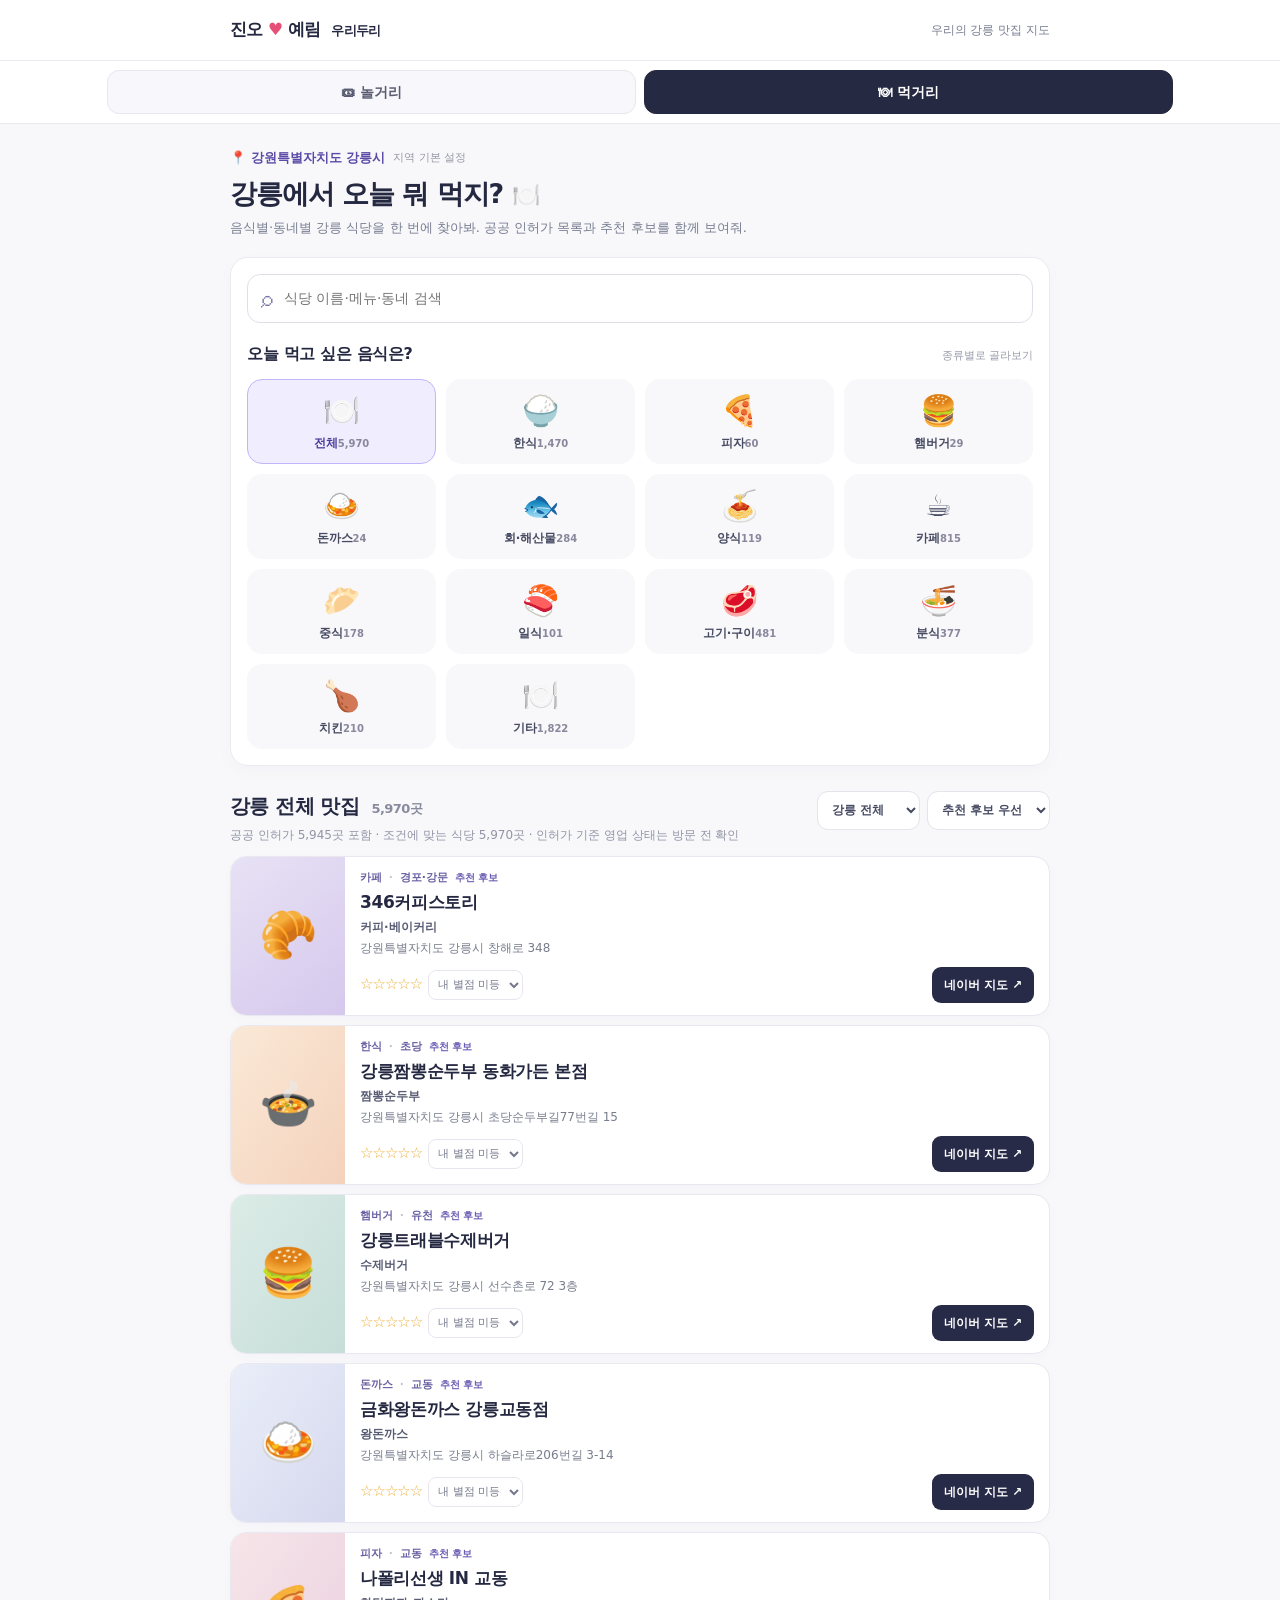
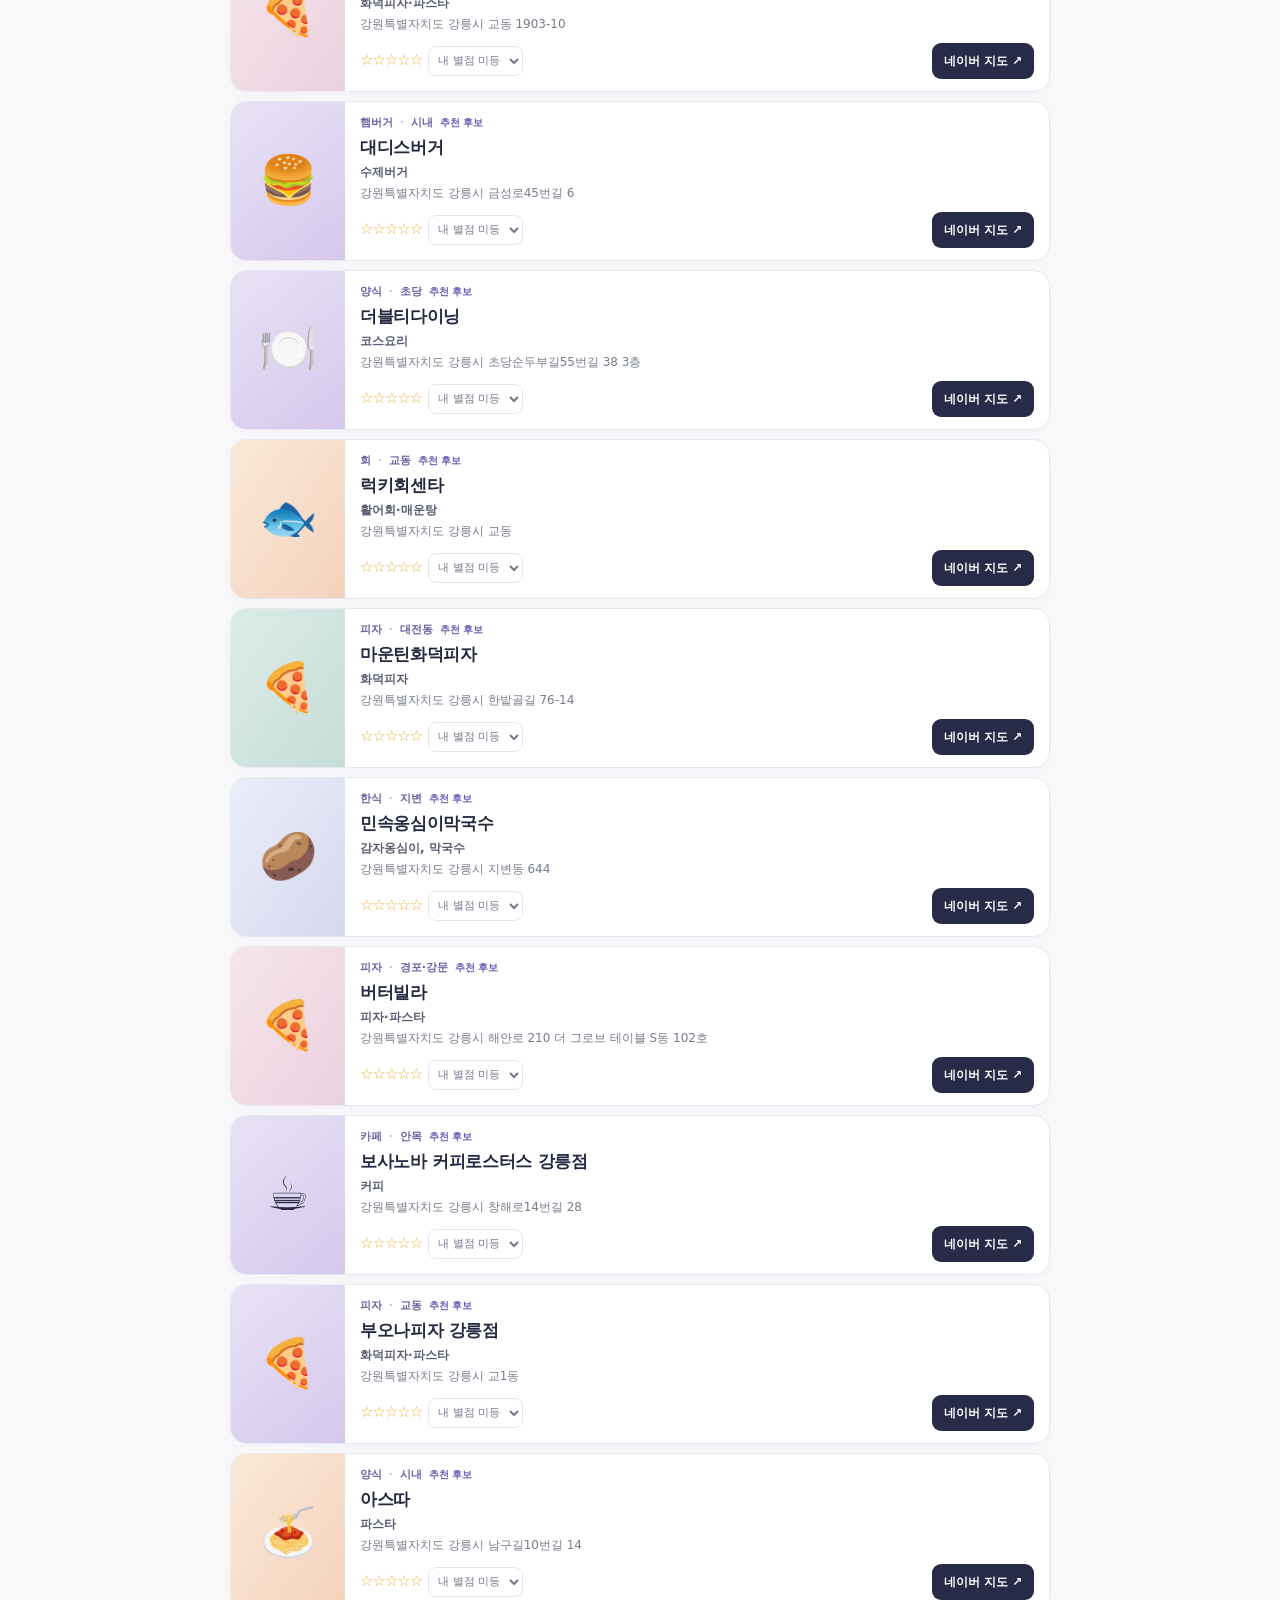
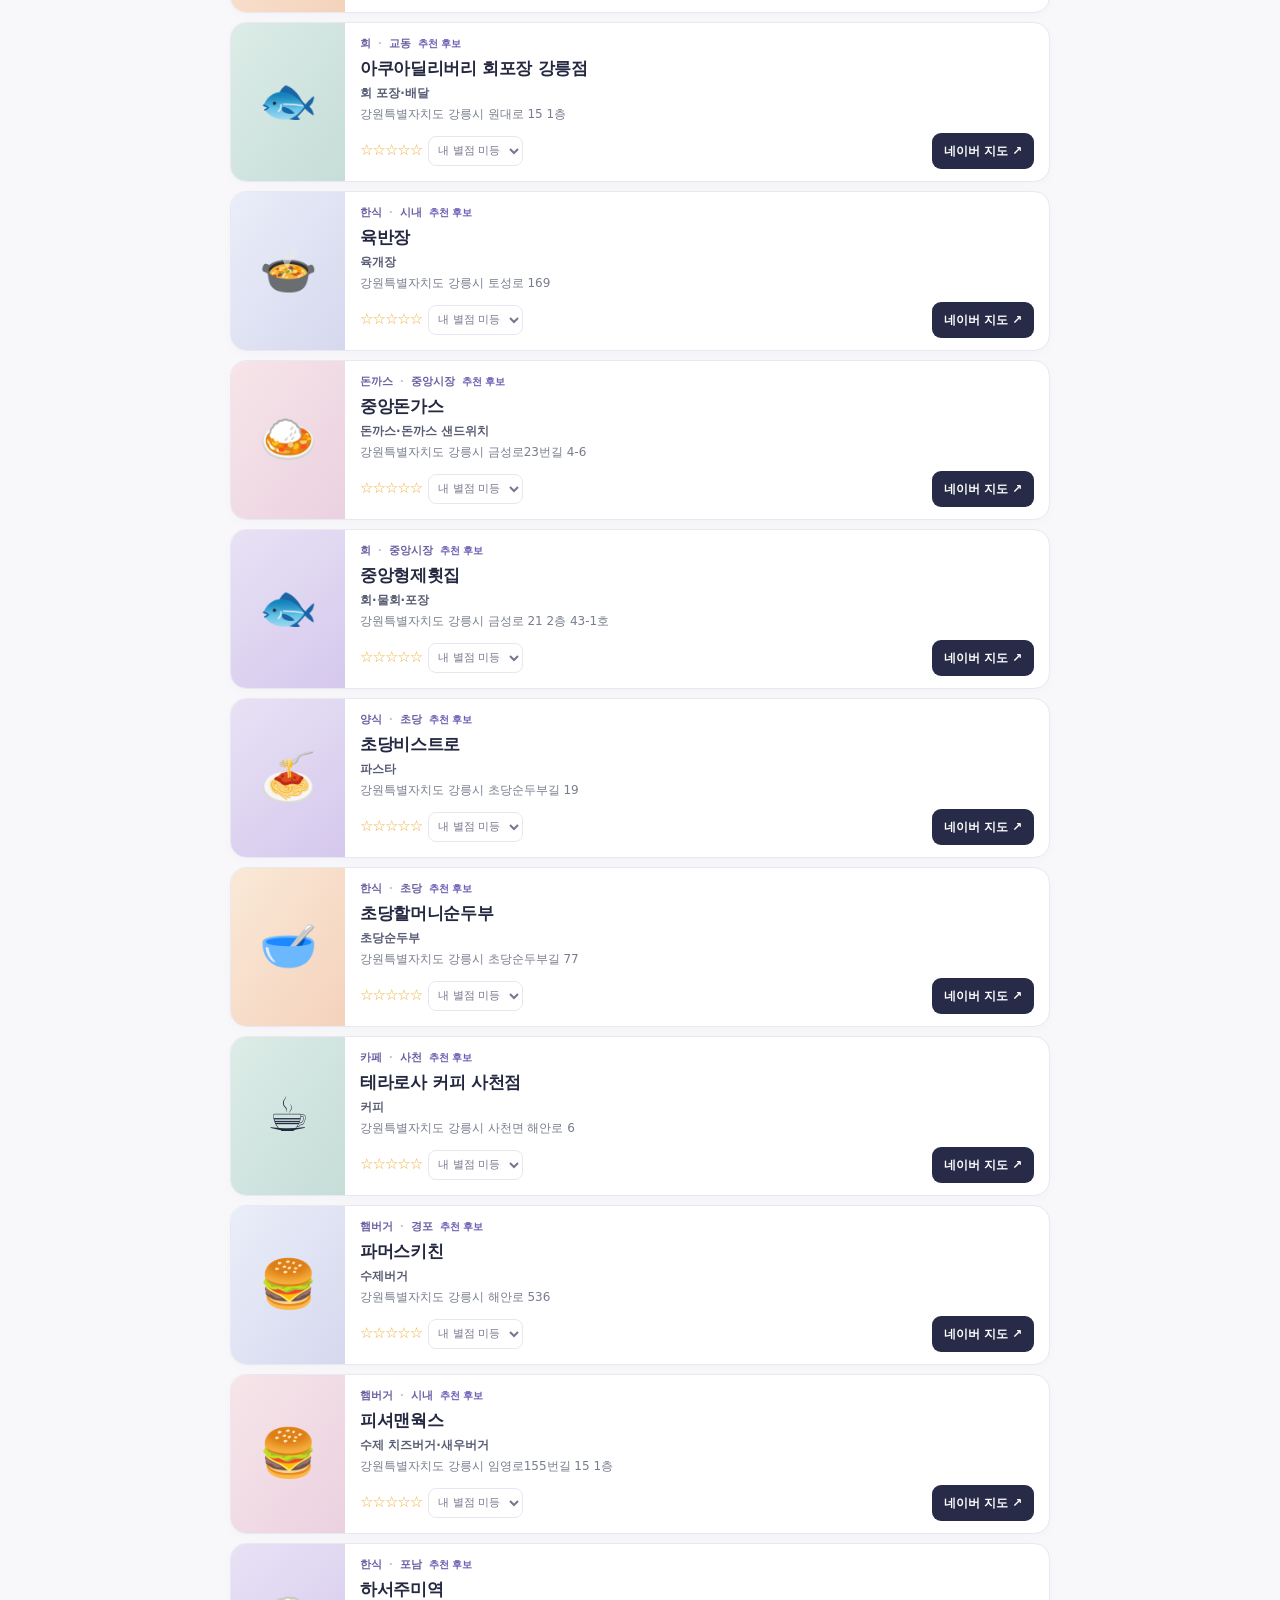
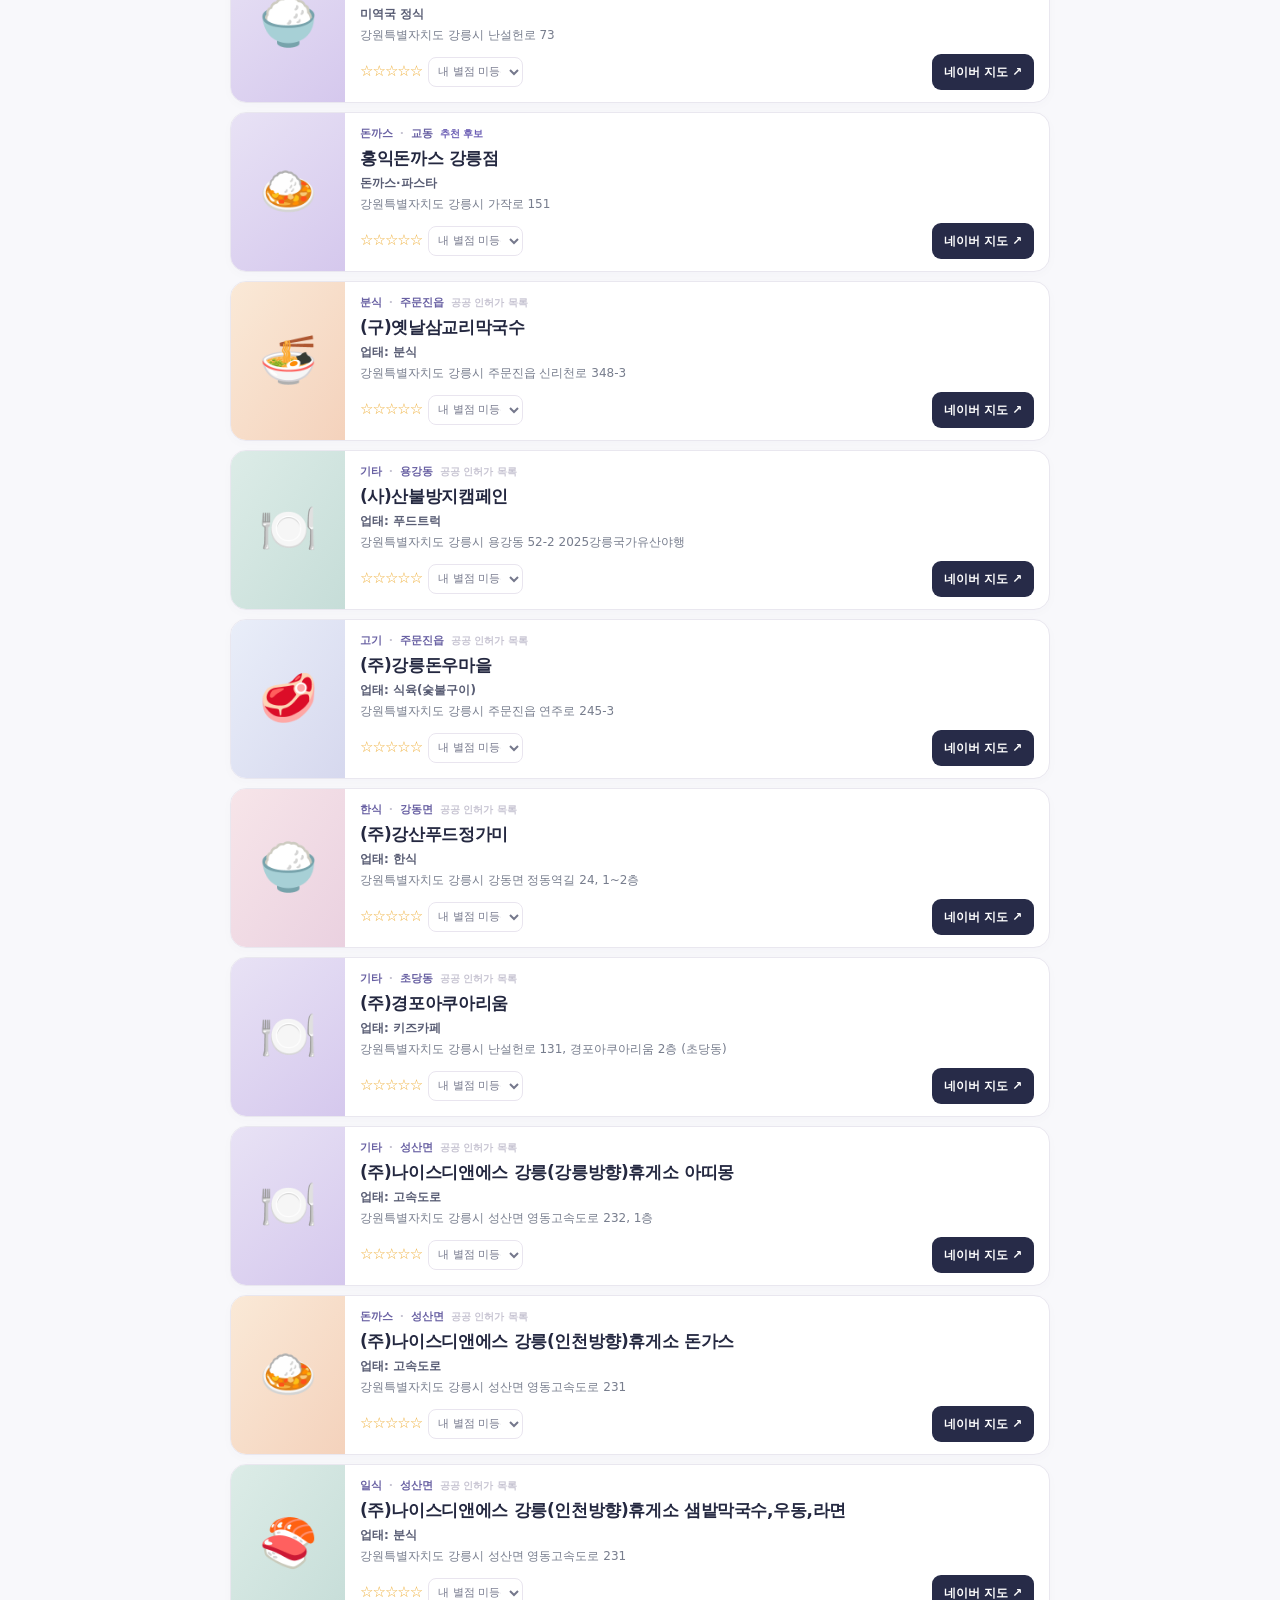
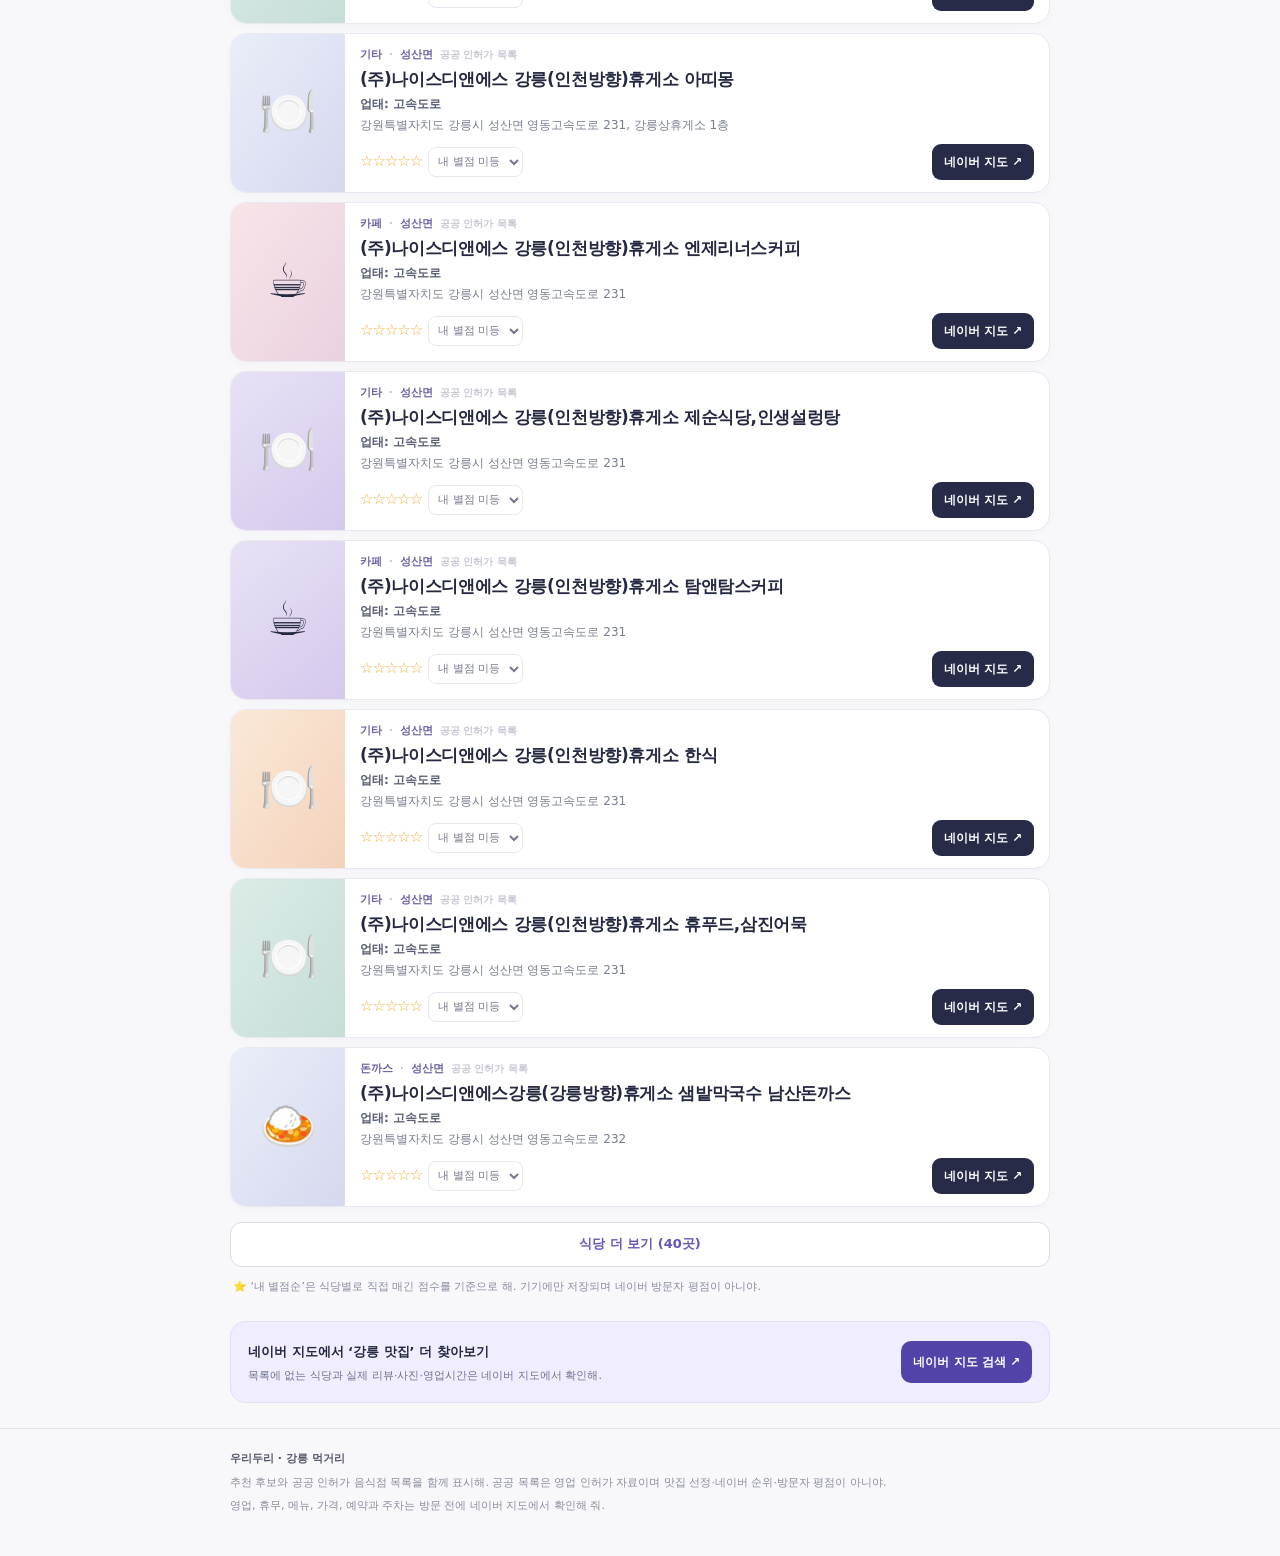
<file: food.html>
<!doctype html>
<html lang="ko">
<head>
  <meta charset="utf-8">
  <meta name="viewport" content="width=device-width, initial-scale=1">
  <meta name="theme-color" content="#f8f7fb">
  <meta name="description" content="우리두리 강릉 먹거리. 한식, 피자, 햄버거, 돈까스, 회 맛집을 음식별로 찾아보고 네이버 지도에서 확인.">
  <title>우리두리 먹거리 | 강릉 맛집</title>
  <link rel="stylesheet" href="./food.css">
  <link rel="stylesheet" href="./site-nav.css">
</head>
<body>
  <header class="nav">
    <div class="wrap navinner">
      <a class="brand" href="./index.html" aria-label="우리두리 놀거리 이동">진오 <em>♥</em> 예림 <span>우리두리</span></a>
      <span class="header-note">우리의 강릉 맛집 지도</span>
    </div>
  </header>
  <nav class="site-areas" aria-label="우리두리 주요 서비스">
    <div class="site-areas-inner">
      <a class="site-area" href="./index.html">🎟 놀거리</a>
      <a class="site-area active" href="./food.html" aria-current="page">🍽 먹거리</a>
    </div>
  </nav>
  <main class="wrap">
    <section class="food-intro">
      <div class="food-location">📍 강원특별자치도 강릉시 <span>지역 기본 설정</span></div>
      <h1>강릉에서 오늘 뭐 먹지? <span aria-hidden="true">🍽️</span></h1>
      <p>음식별·동네별 강릉 식당을 한 번에 찾아봐. 공공 인허가 목록과 추천 후보를 함께 보여줘.</p>
    </section>

    <section class="food-search-area" aria-label="강릉 식당 찾기">
      <form id="foodSearchForm" role="search">
        <label class="food-search-box">
          <span aria-hidden="true">⌕</span>
          <input id="foodSearch" type="search" placeholder="식당 이름·메뉴·동네 검색" autocomplete="off" maxlength="100" aria-label="강릉 맛집 검색어">
        </label>
      </form>
      <div class="food-category-title">
        <h2>오늘 먹고 싶은 음식은?</h2>
        <span>종류별로 골라보기</span>
      </div>
      <div class="food-category-grid" role="group" aria-label="음식 종류 선택">
        <button class="food-category active" data-food-filter="전체" type="button" aria-pressed="true"><span class="food-category-icon">🍽️</span><span>전체<span class="food-category-count"></span></span></button>
        <button class="food-category" data-food-filter="한식" type="button" aria-pressed="false"><span class="food-category-icon">🍚</span><span>한식<span class="food-category-count"></span></span></button>
        <button class="food-category" data-food-filter="피자" type="button" aria-pressed="false"><span class="food-category-icon">🍕</span><span>피자<span class="food-category-count"></span></span></button>
        <button class="food-category" data-food-filter="햄버거" type="button" aria-pressed="false"><span class="food-category-icon">🍔</span><span>햄버거<span class="food-category-count"></span></span></button>
        <button class="food-category" data-food-filter="돈까스" type="button" aria-pressed="false"><span class="food-category-icon">🍛</span><span>돈까스<span class="food-category-count"></span></span></button>
        <button class="food-category" data-food-filter="회" type="button" aria-pressed="false"><span class="food-category-icon">🐟</span><span>회·해산물<span class="food-category-count"></span></span></button>
        <button class="food-category" data-food-filter="양식" type="button" aria-pressed="false"><span class="food-category-icon">🍝</span><span>양식<span class="food-category-count"></span></span></button>
        <button class="food-category" data-food-filter="카페" type="button" aria-pressed="false"><span class="food-category-icon">☕</span><span>카페<span class="food-category-count"></span></span></button>

        <button class="food-category" data-food-filter="중식" type="button" aria-pressed="false"><span class="food-category-icon">🥟</span><span>중식<span class="food-category-count"></span></span></button>
        <button class="food-category" data-food-filter="일식" type="button" aria-pressed="false"><span class="food-category-icon">🍣</span><span>일식<span class="food-category-count"></span></span></button>
        <button class="food-category" data-food-filter="고기" type="button" aria-pressed="false"><span class="food-category-icon">🥩</span><span>고기·구이<span class="food-category-count"></span></span></button>
        <button class="food-category" data-food-filter="분식" type="button" aria-pressed="false"><span class="food-category-icon">🍜</span><span>분식<span class="food-category-count"></span></span></button>
        <button class="food-category" data-food-filter="치킨" type="button" aria-pressed="false"><span class="food-category-icon">🍗</span><span>치킨<span class="food-category-count"></span></span></button>
        <button class="food-category" data-food-filter="기타" type="button" aria-pressed="false"><span class="food-category-icon">🍽️</span><span>기타<span class="food-category-count"></span></span></button>
      </div>
    </section>

    <section class="restaurants" aria-labelledby="foodResultsTitle">
      <div class="food-results-title">
        <div>
          <h2 id="foodResultsTitle"><span id="foodCategoryTitle">강릉 전체 맛집</span> <small id="foodCount"></small></h2>
          <p id="foodStatus" role="status">식당 목록을 불러오는 중...</p>
        </div>
        <div class="food-tools">
          <label class="food-sort"><span class="visually-hidden">강릉 동네 선택</span>
            <select id="foodArea" aria-label="지역별 식당 찾기">
              <option value="전체">강릉 전체</option>
              <option value="교동">교동</option><option value="유천">유천</option>
              <option value="포남">포남</option><option value="초당">초당</option>
              <option value="경포">경포</option><option value="강문">강문</option>
              <option value="안목">안목</option><option value="주문진">주문진</option>
              <option value="사천">사천</option>
            </select>
          </label>
        <label class="food-sort">
          <span class="visually-hidden">식당 정렬 방식</span>
          <select id="foodSort" aria-label="식당 정렬 방식">
            <option value="recommended">추천 후보 우선</option>
            <option value="name">가나다순</option>
            <option value="my-rating">내 별점순</option>
          </select>
        </label>
        </div>
      </div>
      <div class="food-list" id="foodCards" aria-live="polite"></div>
      <button id="foodLoadMore" class="food-load-more" type="button" hidden>식당 더 보기</button>
      <p class="food-rating-hint">⭐ ‘내 별점순’은 식당별로 직접 매긴 점수를 기준으로 해. 기기에만 저장되며 네이버 방문자 평점이 아니야.</p>
    </section>

    <section class="food-live" id="foodLive" aria-label="네이버 실시간 지역검색" hidden>
      <div class="food-results-title">
        <div><h2>네이버 실시간 검색</h2><p id="foodLiveStatus" role="status"></p></div>
      </div>
      <div class="food-live-list" id="foodLiveCards" aria-live="polite"></div>
    </section>

    <section class="food-naver-box" aria-label="네이버 지도에서 더 찾기">
      <div>
        <strong id="naverSummary">네이버 지도에서 ‘강릉 맛집’ 더 찾아보기</strong>
        <p>목록에 없는 식당과 실제 리뷰·사진·영업시간은 네이버 지도에서 확인해.</p>
      </div>
      <a class="food-naver-btn" id="naverFind" href="https://map.naver.com/p/search/%EA%B0%95%EB%A6%89%20%EB%A7%9B%EC%A7%91" target="_blank" rel="noopener noreferrer">네이버 지도 검색 ↗</a>
    </section>
  </main>

  <footer class="food-footer"><div class="wrap">
    <strong>우리두리 · 강릉 먹거리</strong>
    <p>추천 후보와 공공 인허가 음식점 목록을 함께 표시해. 공공 목록은 영업 인허가 자료이며 맛집 선정·네이버 순위·방문자 평점이 아니야.</p>
    <p>영업, 휴무, 메뉴, 가격, 예약과 주차는 방문 전에 네이버 지도에서 확인해 줘.</p>
  </div></footer>
  <script defer src="./food-config.js"></script>
  <script defer src="./food.js"></script>
</body>
</html>
</file>
<file: sports.css>
/* Football fixtures: separate, mobile-first search. */
.section-nav{grid-template-columns:repeat(4,minmax(0,1fr))}
.football-area{margin:18px 0 22px}
.football-intro h2{font-size:23px;letter-spacing:-.6px;margin:0 0 7px}
.football-intro p{font-size:13px;line-height:1.65;color:#73798b;margin:0 0 14px}
.football-filters{display:flex;flex-wrap:wrap;gap:8px;margin-bottom:12px}
.football-filter{border:1px solid #e3e1ec;border-radius:99px;padding:10px 15px;background:white;font-weight:700;color:#62687c;font-size:13px}
.football-filter.active{background:#252942;color:white;border-color:#252942}
.football-toolbar{display:grid;grid-template-columns:minmax(0,1fr) 148px;gap:10px;margin-bottom:10px}
.football-toolbar input,.football-toolbar select{width:100%;min-width:0;height:45px;border:1px solid #e5e3ed;border-radius:12px;padding:10px 13px;background:white;color:#24293e}
.football-status{color:#73798b;font-size:12px;line-height:1.5;margin:6px 0 12px}
.football-list{display:grid;grid-template-columns:repeat(2,minmax(0,1fr));gap:12px}
.football-match{background:white;border:1px solid #e8e6ef;border-radius:17px;padding:18px;display:flex;flex-direction:column;gap:11px;min-width:0}
.football-top{display:flex;justify-content:space-between;align-items:center;gap:8px;font-size:12px;color:#696c80}
.football-top strong{color:#6355cb}
.football-vs{display:flex;align-items:center;justify-content:space-between;gap:8px;font-size:16px;font-weight:800;line-height:1.45;overflow-wrap:anywhere}
.football-vs .vs{font-size:11px;color:#8a8f9f;flex:none;font-weight:700}
.football-vs .home,.football-vs .away{flex:1;min-width:0}
.football-vs .away{text-align:right}
.football-place{color:#73798b;font-size:12px;min-height:18px}
.football-link{display:inline-flex;justify-content:center;align-items:center;border-radius:10px;background:#f2f0ff;color:#5449b9;font-size:12px;font-weight:800;padding:11px 14px}
.football-hint{margin-top:14px;font-size:12px;line-height:1.7;color:#73798b}
.football-hint a{color:#5148b4;text-decoration:underline;text-underline-offset:3px}
.football-empty{grid-column:1/-1;border:1px dashed #dcd9ec;background:#fff;border-radius:14px;padding:24px 16px;text-align:center;color:#6e7185;line-height:1.8}
@media(max-width:760px){
.section-nav{grid-template-columns:repeat(2,minmax(0,1fr));gap:7px}
.football-area{margin:16px 0 20px}
.football-intro h2{font-size:20px}
.football-list{grid-template-columns:1fr;gap:9px}
.football-match{padding:15px}
.football-vs{font-size:15px}
.football-toolbar{grid-template-columns:minmax(0,1fr) 118px;gap:7px}
}

/* Local home fixtures and verified ticket announcements */
.football-home-tag{display:inline-flex;align-self:flex-start;border-radius:100px;padding:5px 10px;background:#fff1dd;color:#955613;font-size:12px;font-weight:800}
.football-ticket-date{color:#5953a8;font-size:12px;font-weight:750}
.football-ticket-unknown{color:#9295a3;font-weight:500}
.football-actions{display:flex;gap:7px;flex-wrap:wrap;margin-top:auto}
.football-actions a{flex:1 1 110px;white-space:nowrap}
.football-ticket{background:#252942;color:#fff}
.football-toolbar{grid-template-columns:minmax(0,1fr) 142px 152px}
@media(max-width:760px){
  .football-toolbar{grid-template-columns:repeat(2,minmax(0,1fr));gap:8px}
  #footballSearch{grid-column:1/-1}
  .football-actions a{font-size:11px;padding:10px 6px}
}
</file>
<file: musicals.css>
/* 우리두리 상업 뮤지컬 별도 메뉴: 스마트폰 포스터 중심 */
.section-nav{grid-template-columns:repeat(5,minmax(0,1fr))}
.musical-section{margin:18px 0 26px}
.musical-head h2{font-size:24px;margin:0 0 7px;letter-spacing:-.8px}
.musical-head p{margin:0 0 16px;font-size:13px;line-height:1.7;color:#74788c}
.musical-filters{display:flex;gap:8px;flex-wrap:wrap;margin-bottom:12px}
.musical-filter{padding:9px 15px;border:1px solid #e2e1eb;border-radius:100px;background:#fff;color:#5e6375;font-size:13px;font-weight:780}
.musical-filter.active{background:#252942;color:#fff;border-color:#252942}
.musical-toolbar{display:grid;grid-template-columns:minmax(0,1fr) 160px;gap:9px;margin-bottom:10px}
.musical-toolbar input,.musical-toolbar select{width:100%;min-width:0;height:45px;padding:0 12px;border:1px solid #e1dfea;border-radius:12px;background:#fff;color:#23263f;font-size:13px}
.musical-status{font-size:12px;color:#777d8f;margin-bottom:14px;line-height:1.6}
.musical-grid{display:grid;grid-template-columns:repeat(2,minmax(0,1fr));gap:13px}
.musical-card{background:#fff;border:1px solid #e8e6ef;border-radius:18px;overflow:hidden;display:flex;min-width:0;box-shadow:0 8px 24px rgba(26,25,67,.025)}
.musical-poster{width:34%;flex:none;min-height:210px;background:linear-gradient(135deg,#e2d8f4,#b2a6e5);overflow:hidden;position:relative;display:flex;align-items:center;justify-content:center}
.musical-poster img{width:100%;height:100%;position:absolute;inset:0;object-fit:contain}
.musical-poster.musical-broken:after{content:'🎭';font-size:48px;position:relative}
.musical-blank{font-size:48px}
.musical-info{padding:14px;display:flex;flex-direction:column;gap:8px;min-width:0;flex:1}
.musical-info h3{font-size:17px;line-height:1.4;letter-spacing:-.45px;margin:0;overflow-wrap:anywhere}
.musical-tags{display:flex;flex-wrap:wrap;gap:5px}
.musical-tag{font-size:10px;font-weight:800;border-radius:7px;background:#ede8ff;color:#5948a3;padding:4px 8px}
.musical-tag.subtle{background:#f7f7fa;color:#858699}
.musical-info p{margin:0;line-height:1.5;color:#656a7e;font-size:12px}
.musical-info .musical-actors{color:#5d5089;line-height:1.55}
.musical-links{display:flex;flex-wrap:wrap;gap:6px;margin-top:auto;padding-top:3px}
.musical-links a{flex:1 1 95px;background:#f0edff;color:#5c48bb;padding:9px 7px;text-align:center;font-size:12px;font-weight:800;border-radius:9px;white-space:nowrap}
.musical-links a.musical-ticket{background:#262942;color:#fff}
.musical-empty{grid-column:1/-1;text-align:center;border:1px dashed #d9d6e8;background:#fff;border-radius:15px;padding:34px 16px;font-size:13px;color:#707589;line-height:1.9}
.musical-note{font-size:12px;color:#818599;line-height:1.65;margin:15px 0}
.musical-more-wrap{display:flex;justify-content:center;margin-top:18px}
.musical-more{padding:11px 18px;border:1px solid #e5e2f1;border-radius:12px;background:#fff;color:#5145b4;font-size:13px;font-weight:800}
@media(max-width:760px){
  .section-nav{display:flex;flex-wrap:nowrap;overflow-x:auto;scrollbar-width:none;scroll-snap-type:x proximity;padding-bottom:6px;gap:7px}
  .section-nav::-webkit-scrollbar{display:none}
  .section-nav .section-tab{flex:0 0 auto;scroll-snap-align:start;min-width:max-content;padding:11px 12px}
  .section-nav .section-tab .section-name{font-size:12px}
  .musical-section{margin:15px 0 22px}
  .musical-head h2{font-size:20px}
  .musical-grid{grid-template-columns:1fr;gap:10px}
  .musical-card{border-radius:14px}
  .musical-poster{width:34%;min-height:175px}
  .musical-info{padding:12px;gap:7px}
  .musical-info h3{font-size:15px}
  .musical-info p{font-size:11.5px}
  .musical-links a{font-size:11px;padding:9px 6px}
  .musical-toolbar{grid-template-columns:minmax(0,1fr) 112px;gap:7px}
  .musical-toolbar input,.musical-toolbar select{height:42px}
}
</file>
<file: concerts.css>
/* 콘서트 카드 및 어디서나 보이는 대표 메뉴 */
.section-nav{display:grid;grid-template-columns:repeat(5,minmax(0,1fr));gap:9px;overflow:visible}
.section-nav .section-tab{min-width:0;width:100%}
.concert-section{margin:18px 0 26px}
.concert-head h2{font-size:24px;margin:0 0 7px;letter-spacing:-.8px}
.concert-head p{font-size:13px;color:#70778b;line-height:1.7;margin:0 0 16px}
.concert-filters{display:flex;flex-wrap:wrap;gap:8px;margin-bottom:12px}
.concert-filter{padding:9px 15px;border:1px solid #e2e1eb;border-radius:99px;background:#fff;color:#61657a;font-size:13px;font-weight:800}
.concert-filter.active{background:#252942;border-color:#252942;color:#fff}
.concert-toolbar{display:grid;grid-template-columns:minmax(0,1fr) 160px;gap:9px;margin-bottom:10px}
.concert-toolbar input,.concert-toolbar select{min-width:0;width:100%;height:45px;padding:0 12px;border:1px solid #e1dfea;border-radius:12px;background:#fff;color:#23263f;font-size:13px}
.concert-status{font-size:12px;color:#777d8f;margin:0 0 14px;line-height:1.6}
.concert-grid{display:grid;grid-template-columns:repeat(2,minmax(0,1fr));gap:12px}
.concert-card{background:#fff;border:1px solid #e8e6ef;border-radius:17px;overflow:hidden;display:flex;min-width:0;box-shadow:0 7px 20px rgba(26,25,67,.025)}
.concert-poster{width:34%;flex:none;min-height:200px;background:linear-gradient(135deg,#dbe8f9,#b8b1e4);overflow:hidden;position:relative;display:flex;align-items:center;justify-content:center}
.concert-poster img{display:block;width:100%;height:100%;position:absolute;inset:0;object-fit:contain}
.concert-poster.concert-broken:after{content:'🎤';font-size:42px;position:relative}
.concert-empty-poster{font-size:42px}
.concert-info{padding:14px;display:flex;flex-direction:column;gap:8px;flex:1;min-width:0}
.concert-info h3{font-size:17px;line-height:1.4;letter-spacing:-.4px;margin:0;overflow-wrap:anywhere}
.concert-info p{margin:0;color:#686c80;font-size:12px;line-height:1.55}
.concert-artists{color:#5549a3!important}
.concert-badges{display:flex;gap:6px;flex-wrap:wrap}
.concert-badge{background:#eeeaff;color:#6252af;padding:5px 8px;font-weight:800;font-size:10px;border-radius:7px}
.concert-badge.region{background:#f5f5f8;color:#7b7d8d}
.concert-links{display:flex;flex-wrap:wrap;gap:7px;margin-top:auto}
.concert-links a{flex:1 1 100px;text-align:center;border-radius:9px;background:#f0edff;color:#5b48bb;font-size:12px;font-weight:800;padding:10px 7px;white-space:nowrap}
.concert-links .concert-book{background:#252942;color:#fff}
.concert-empty{grid-column:1/-1;background:#fff;border:1px dashed #dedbea;padding:33px 15px;border-radius:15px;text-align:center;font-size:13px;line-height:1.9;color:#74788a}
.concert-note{font-size:12px;color:#828599;line-height:1.7;margin:14px 0}
.concert-more-wrap{text-align:center;margin-top:18px}
.concert-more{padding:10px 20px;border:1px solid #e2dff1;background:#fff;border-radius:11px;font-size:13px;font-weight:800;color:#5546b4}
@media(max-width:900px){.section-nav .section-name{font-size:13px}.section-nav .section-tab{padding:12px 8px}}
@media(max-width:760px){
  /* 모바일에서 5개 메뉴가 항상 전부 보이는 3열/2행 구성 */
  .section-nav{display:grid!important;grid-template-columns:repeat(3,minmax(0,1fr))!important;overflow:visible!important;gap:7px;padding:0;margin:12px 0 9px}
  .section-nav .section-tab{min-width:0!important;width:100%!important;min-height:51px!important;max-width:none;flex:none;padding:8px 3px!important;border-radius:11px;justify-content:center;align-items:center;text-align:center}
  .section-nav .section-name{font-size:clamp(10px,2.9vw,13px)!important;white-space:normal;word-break:keep-all;line-height:1.4}
  .section-nav .section-tab small{display:none}
  .concert-head h2{font-size:20px}
  .concert-section{margin:15px 0 22px}
  .concert-grid{grid-template-columns:1fr;gap:10px}
  .concert-card{border-radius:14px}
  .concert-poster{min-height:175px;width:34%}
  .concert-info{padding:12px;gap:7px}
  .concert-info h3{font-size:15px}
  .concert-info p{font-size:11.5px}
  .concert-links a{font-size:11px;padding:9px 6px}
  .concert-toolbar{grid-template-columns:minmax(0,1fr) 115px;gap:7px}
  .concert-toolbar input,.concert-toolbar select{height:43px}
}
@media(max-width:350px){.section-nav .section-name{font-size:10px!important}}
</file>
<file: site-nav.css>
/* 공통: 우리두리 놀거리/먹거리 대주제 */
.site-areas{background:#fff;border-bottom:1px solid #e9e8ef}
.site-areas-inner{max-width:1110px;margin:auto;display:grid;grid-template-columns:1fr 1fr;gap:8px;padding:9px 22px}
.site-area{min-height:44px;display:flex;align-items:center;justify-content:center;gap:8px;border:1px solid #e8e6ee;border-radius:12px;background:#f8f7fb;color:#595d71;font-weight:800;font-size:14px;text-decoration:none}
.site-area.active{background:#252942;border-color:#252942;color:#fff}
.site-area:focus-visible{outline:3px solid #887be0;outline-offset:2px}
@media(max-width:760px){
 .site-areas-inner{padding:8px 14px;gap:7px}
 .site-area{min-height:43px;font-size:13px;border-radius:11px}
}
</file>
<file: food.css>
:root{--ink:#242840;--pale:#f8f8fb;--line:#eceaf1;--muted:#777d91;--purple:#6558b5;--pink:#e65078}
*{box-sizing:border-box}
html{scroll-behavior:smooth}
body{margin:0;background:var(--pale);color:var(--ink);font-family:system-ui,-apple-system,"Pretendard","Noto Sans KR",sans-serif;line-height:1.5}
button,input,select{font:inherit}
button{cursor:pointer}
a{text-decoration:none;color:inherit}
a:focus-visible,button:focus-visible,input:focus-visible,select:focus-visible{outline:3px solid #998aff;outline-offset:2px}
.visually-hidden{position:absolute!important;width:1px!important;height:1px!important;overflow:hidden!important;clip:rect(0,0,0,0);white-space:nowrap}
.wrap{max-width:860px;padding:0 20px;margin:0 auto}
.nav{position:sticky;top:0;z-index:20;background:#ffffffee;border-bottom:1px solid var(--line);backdrop-filter:blur(14px)}
.navinner{min-height:60px;display:flex;align-items:center;justify-content:space-between;gap:12px}
.brand{font-weight:850;font-size:17px;letter-spacing:-.7px;white-space:nowrap}
.brand em{color:var(--pink);font-style:normal}
.brand span{font-size:.78em;margin-left:6px}
.header-note{color:var(--muted);font-size:12px}
.food-intro{padding:24px 0 18px}
.food-location{display:flex;align-items:center;gap:8px;color:#5b4ba6;font-size:13px;font-weight:800}
.food-location span{color:#9696a5;font-size:11px;font-weight:500}
.food-intro h1{font-size:27px;letter-spacing:-1.05px;margin:8px 0 6px;line-height:1.35}
.food-intro h1 span{font-size:23px}
.food-intro p{color:#777d90;font-size:13px;margin:0;line-height:1.6}
.food-search-area{background:#fff;border:1px solid var(--line);border-radius:18px;padding:16px;box-shadow:0 6px 20px rgba(33,32,71,.025)}
.food-search-box{display:flex;align-items:center;gap:9px;border:1px solid #dfdfe9;border-radius:13px;padding:0 13px;height:49px}
.food-search-box span{font-size:23px;color:#7774a8}
.food-search-box input{border:0;outline:none;min-width:0;width:100%;height:100%;font-size:14px;color:#30344c}
.food-category-title{display:flex;justify-content:space-between;align-items:baseline;gap:8px;margin:19px 0 13px}
.food-category-title h2{font-size:16px;letter-spacing:-.35px;margin:0}
.food-category-title span{color:#999bab;font-size:11px}
.food-category-grid{display:grid;grid-template-columns:repeat(4,minmax(0,1fr));gap:10px}
.food-category{display:flex;align-items:center;flex-direction:column;gap:6px;border:1px solid transparent;border-radius:15px;background:#f8f7fa;padding:14px 6px 11px;min-width:0;color:#474b62;font-size:12px;font-weight:800;transition:background .12s,border-color .12s}
.food-category:hover{background:#f2efff}
.food-category.active{background:#f0edff;color:#4c3f9b;border-color:#bfb7fa}
.food-category-icon{font-size:30px;display:flex;align-items:center;justify-content:center;height:34px}
.restaurants{margin-top:25px}
.food-results-title{display:flex;justify-content:space-between;align-items:start;gap:12px;margin-bottom:12px}
.food-results-title h2{margin:0;letter-spacing:-.6px;font-size:20px}
.food-results-title small{color:#888b9d;font-size:13px;font-weight:600;margin-left:6px}
.food-results-title p{color:#9194a5;font-size:12px;margin:5px 0 0}
.food-sort select{border:1px solid #e5e3ec;border-radius:11px;background:#fff;min-width:110px;height:39px;color:#464b62;font-size:12px;font-weight:750;padding:0 10px}
.food-list{display:flex;flex-direction:column;gap:9px}
.food-item{display:flex;background:#fff;border:1px solid #e9e7ef;border-radius:16px;overflow:hidden;min-width:0;box-shadow:0 3px 12px rgba(30,30,80,.02)}
.food-thumb{display:flex;flex:0 0 114px;background:linear-gradient(140deg,#e8e2f5,#d5c8ed);justify-content:center;align-items:center;font-size:47px;min-height:158px}
.food-item:nth-child(6n+2) .food-thumb{background:linear-gradient(125deg,#fae9d7,#f4d2bc)}
.food-item:nth-child(6n+3) .food-thumb{background:linear-gradient(125deg,#dcece7,#c6ddd8)}
.food-item:nth-child(6n+4) .food-thumb{background:linear-gradient(125deg,#e9eef9,#d6d8ee)}
.food-item:nth-child(6n+5) .food-thumb{background:linear-gradient(125deg,#f7e5e9,#ead1e0)}
.food-item-body{flex:1;min-width:0;padding:13px 15px 12px;display:flex;flex-direction:column;gap:4px}
.food-item-category{color:#6961a3;font-weight:750;font-size:11px}
.food-item-category span{margin:0 3px;color:#c7c4d2}
.food-item-body h3{font-size:17px;line-height:1.45;letter-spacing:-.35px;margin:0;overflow-wrap:anywhere}
.food-item-body p{font-size:12px;line-height:1.4;color:#777d8d;margin:0}
.food-item-body .food-item-menu{font-weight:750;color:#595d74}
.food-item-address{overflow:hidden;text-overflow:ellipsis;white-space:nowrap}
.food-item-actions{display:flex;gap:8px;align-items:center;justify-content:space-between;flex-wrap:wrap;margin-top:auto;padding-top:6px}
.food-personal-rating{display:flex;align-items:center;gap:6px;min-width:0}
.food-stars{font-size:15px;letter-spacing:-1px;color:#eeae37;white-space:nowrap}
.food-personal-rating select{border:1px solid #e9e5ef;background:#fff;border-radius:8px;height:30px;font-size:11px;color:#75788c;max-width:95px;padding:0 5px}
.food-map-link{border-radius:9px;background:#272b48;color:#fff;padding:9px 12px;font-size:12px;font-weight:800;white-space:nowrap}
.food-empty{background:#fff;border:1px dashed #dcd8e8;border-radius:15px;padding:30px 16px;text-align:center;color:#777d91;font-size:13px;line-height:1.9}
.food-rating-hint{font-size:11px;color:#888b9e;line-height:1.7;margin:11px 3px 0}
.food-naver-box{display:flex;justify-content:space-between;align-items:center;gap:15px;background:#efedff;border:1px solid #e3dfff;border-radius:15px;padding:17px;margin:25px 0}
.food-naver-box strong{font-size:13px}
.food-naver-box p{font-size:11px;margin:5px 0 0;color:#70718c;line-height:1.5}
.food-naver-btn{background:#5143a8;color:#fff;border-radius:10px;font-weight:800;font-size:12px;padding:12px;white-space:nowrap}
.food-footer{border-top:1px solid #e6e4ed;padding:21px 0 35px;color:#898c9a;font-size:11px;line-height:1.7}
.food-footer strong{color:#53576a}
.food-footer p{margin:5px 0}
@media(max-width:760px){
 .wrap{padding:0 14px}
 .navinner{min-height:57px}
 .brand{font-size:15px}
 .header-note{display:none}
 .food-intro{padding:16px 0 14px}
 .food-intro h1{font-size:22px}
 .food-intro p{font-size:12px}
 .food-search-area{padding:12px;border-radius:15px}
 .food-search-box{height:45px}
 .food-category-title{margin:15px 0 10px}
 .food-category-grid{gap:7px}
 .food-category{border-radius:12px;padding:11px 3px 9px;font-size:11px;gap:4px}
 .food-category-icon{font-size:27px;height:31px}
 .restaurants{margin-top:20px}
 .food-results-title h2{font-size:17px}
 .food-results-title p{font-size:11px}
 .food-sort select{min-width:105px;padding:0 7px;font-size:11px;height:37px}
 .food-item{border-radius:13px}
 .food-thumb{flex-basis:88px;min-height:146px;font-size:37px}
 .food-item-body{padding:10px 11px 10px;gap:4px}
 .food-item-body h3{font-size:15px}
 .food-item-body p{font-size:11px}
 .food-item-actions{gap:6px;padding-top:7px}
 .food-stars{font-size:12px}
 .food-personal-rating select{font-size:10px;max-width:87px;height:28px}
 .food-map-link{font-size:11px;padding:8px 9px}
 .food-naver-box{flex-direction:column;align-items:stretch;padding:14px;margin:19px 0}
 .food-naver-btn{text-align:center}
}
@media(max-width:370px){
 .food-thumb{flex-basis:72px;font-size:31px}
 .food-personal-rating select{max-width:78px}
 .food-item-body{padding:9px}
 .food-map-link{padding:8px 6px}
}


/* Extended food directory and optional live search */
.food-category-count{font-size:10px;font-weight:650;color:#89879c;line-height:1;min-height:10px}
.food-tools{display:flex;align-items:center;flex-wrap:wrap;gap:7px}
.food-tools .food-sort select{min-width:103px;max-width:155px}
.food-data-source{font-size:10px;color:#85879a;margin-left:5px;font-weight:650}
.food-data-source.curated{color:#695bb3}
.food-load-more{display:block;width:100%;margin:15px 0 0;min-height:45px;border-radius:12px;background:#fff;border:1px solid #dcd9eb;color:#6558b5;font-weight:800;font-size:13px}
.food-load-more:hover{background:#f3f0ff}
.food-load-more[hidden],.food-live[hidden]{display:none!important}
.food-live{margin-top:24px}
.food-live-list{display:flex;flex-direction:column;gap:8px}
.food-live-item{display:flex;align-items:center;justify-content:space-between;gap:12px;background:#fff;border:1px solid #e9e7ef;border-radius:14px;padding:15px}
.food-live-item strong{font-size:14px}
.food-live-item p{color:#85879c;font-size:12px;margin:5px 0 0;line-height:1.55;overflow-wrap:anywhere}
.food-live-item .food-map-link{white-space:nowrap}
@media(max-width:540px){
  .food-results-title{flex-wrap:wrap}
  .food-tools{width:100%}
  .food-tools .food-sort{flex:1}
  .food-tools .food-sort select{width:100%;max-width:none}
  .food-live-item{align-items:flex-start}
}
</file>
